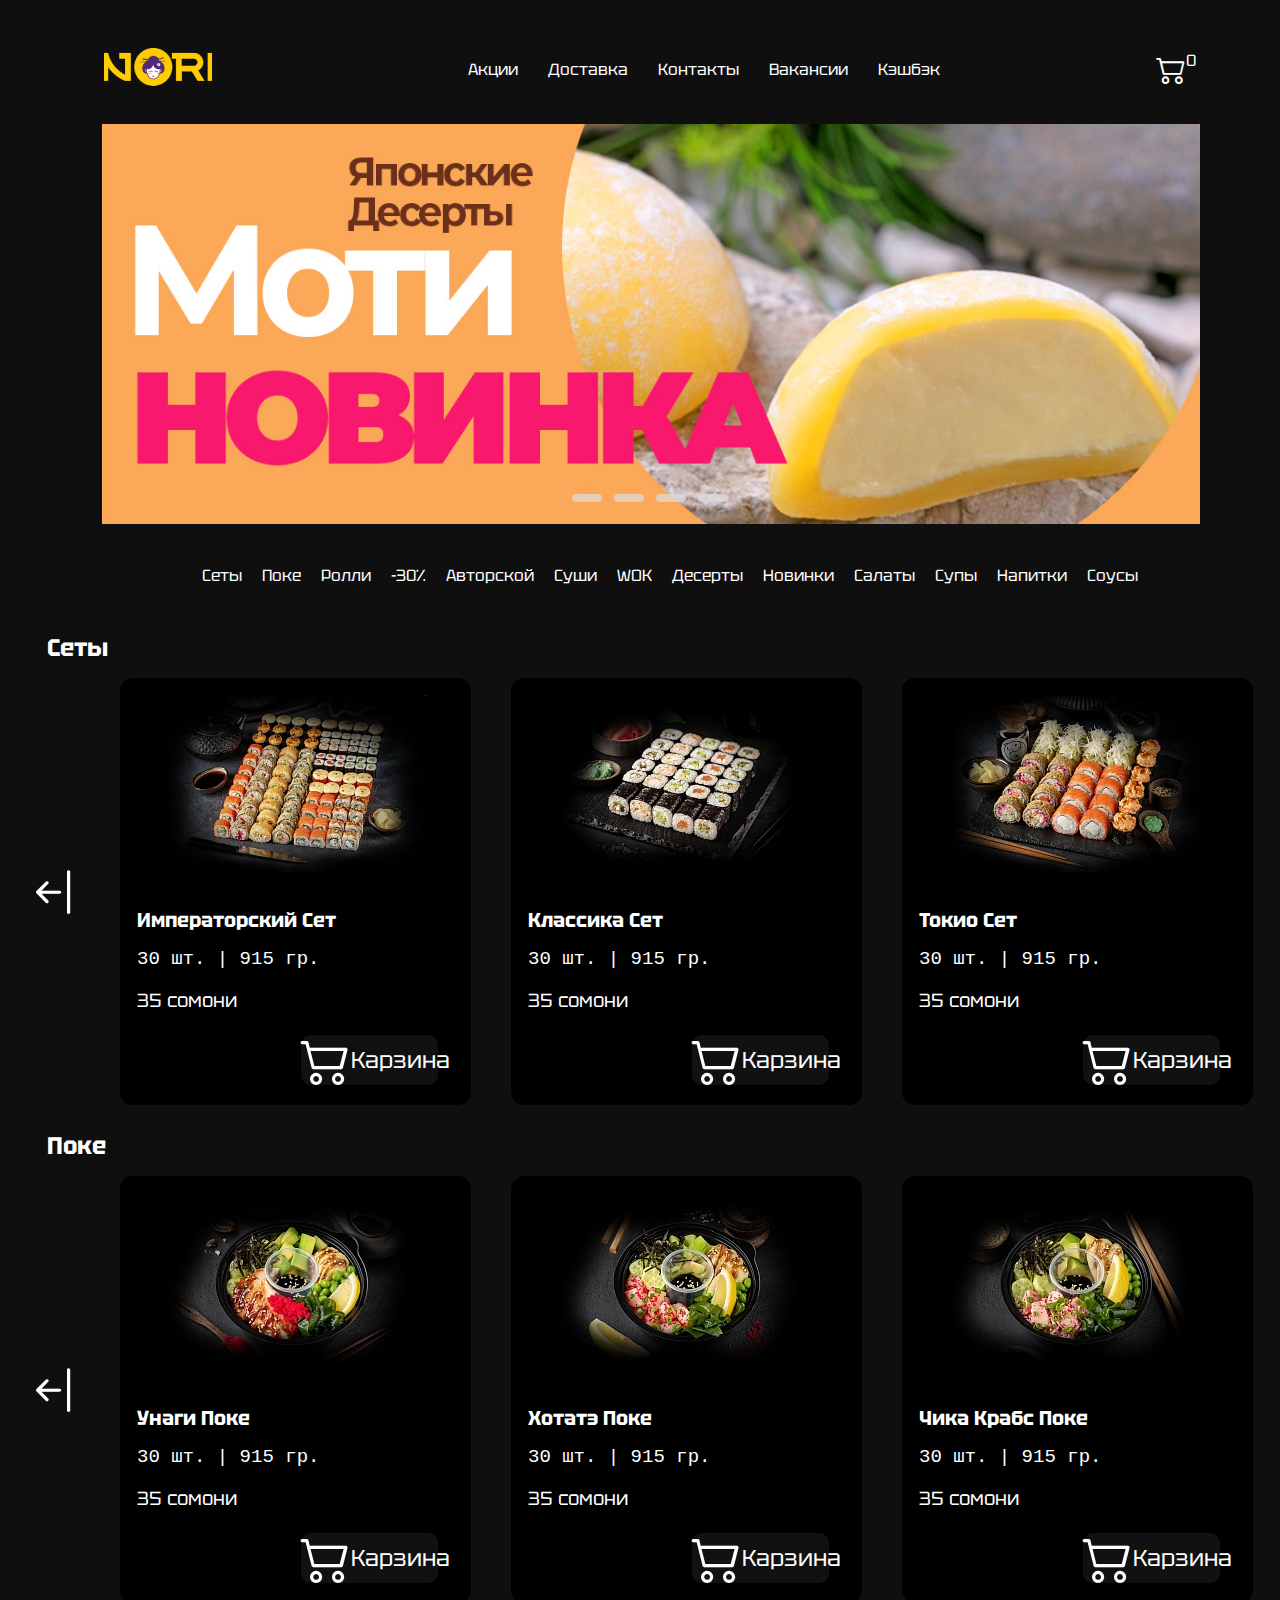
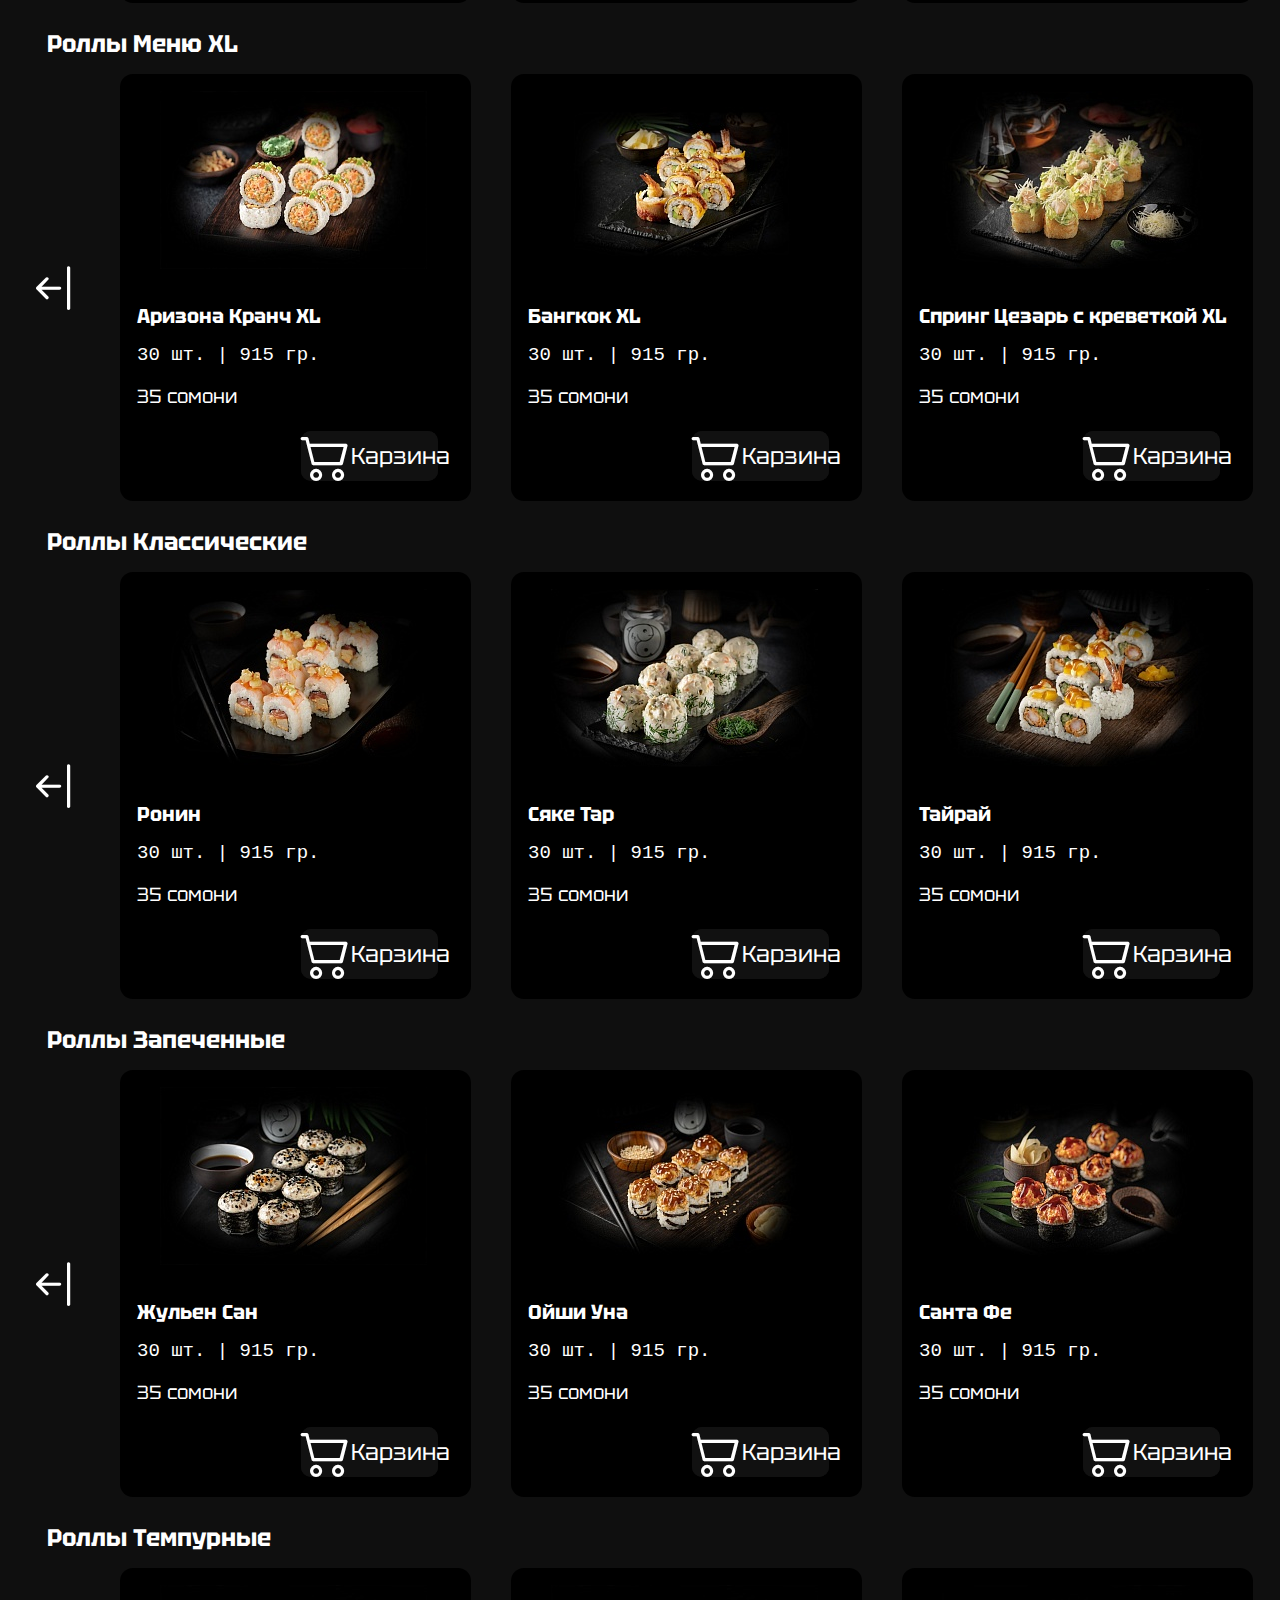
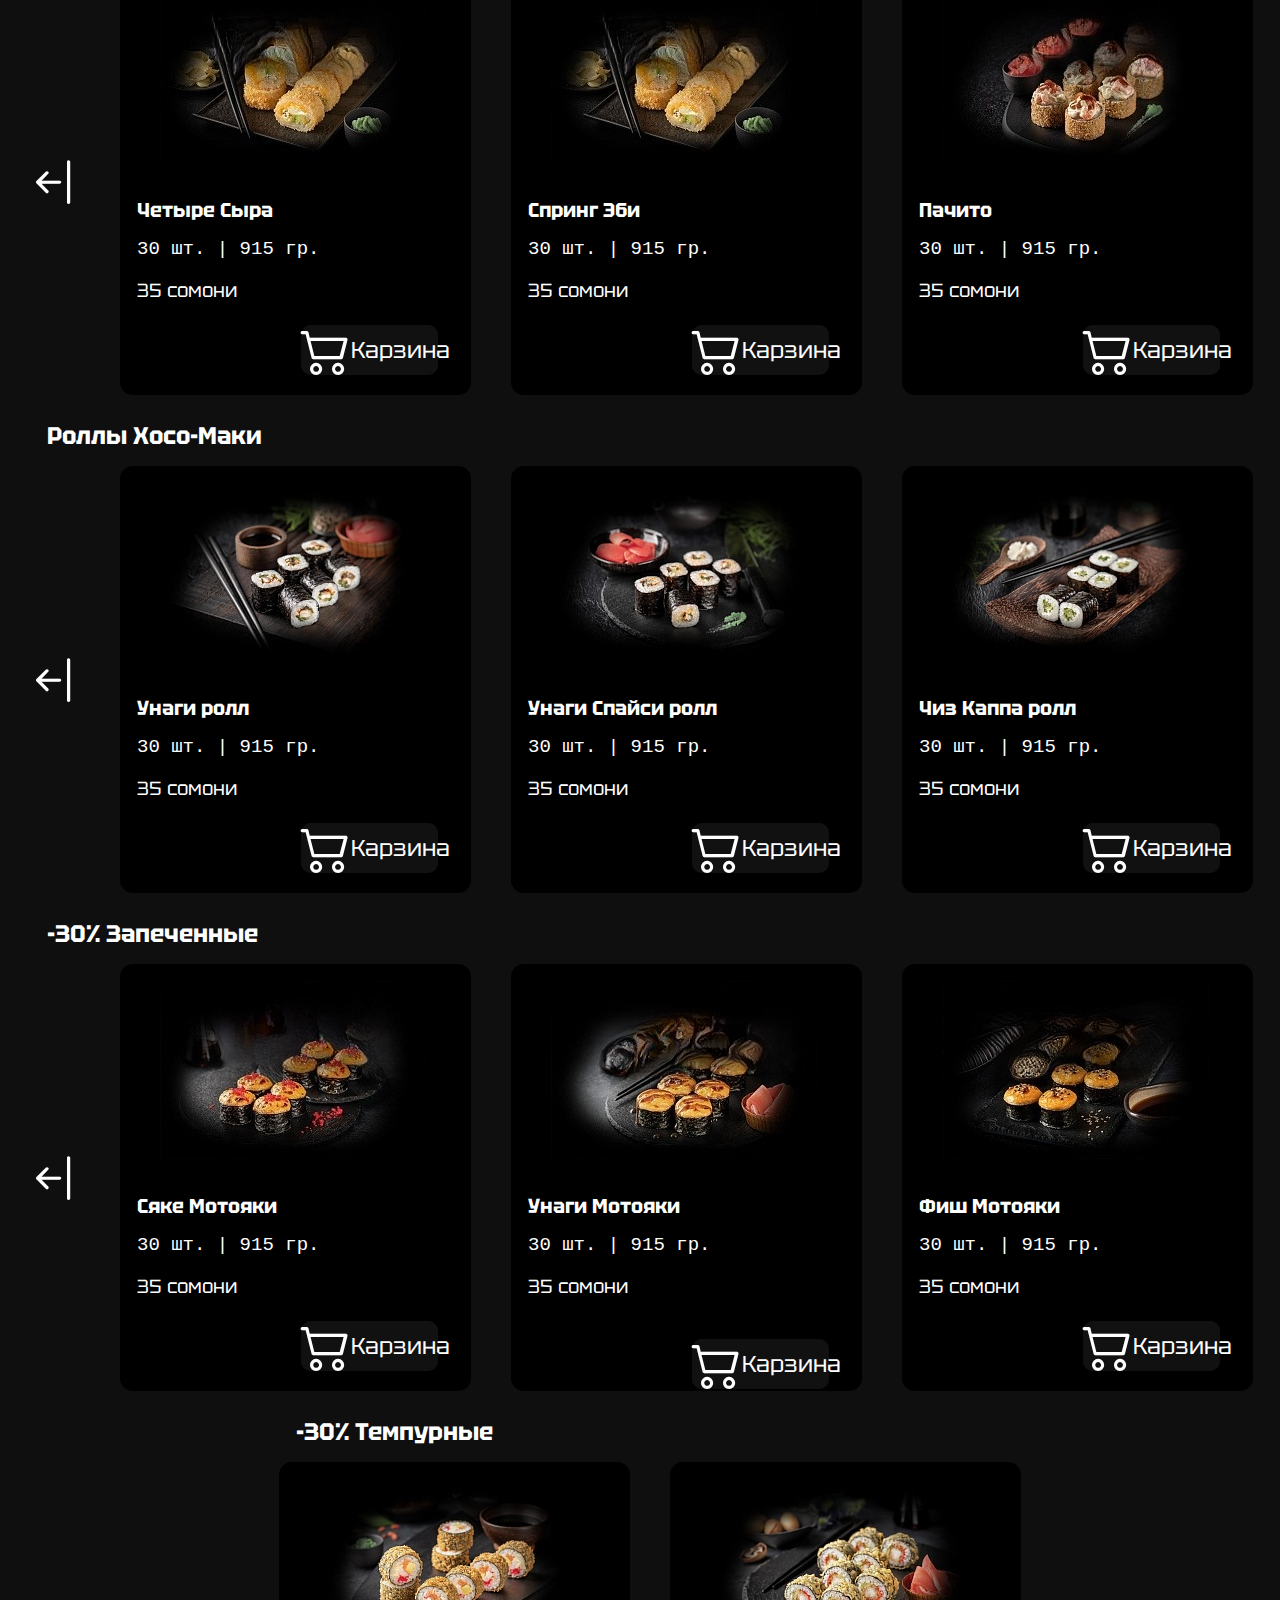
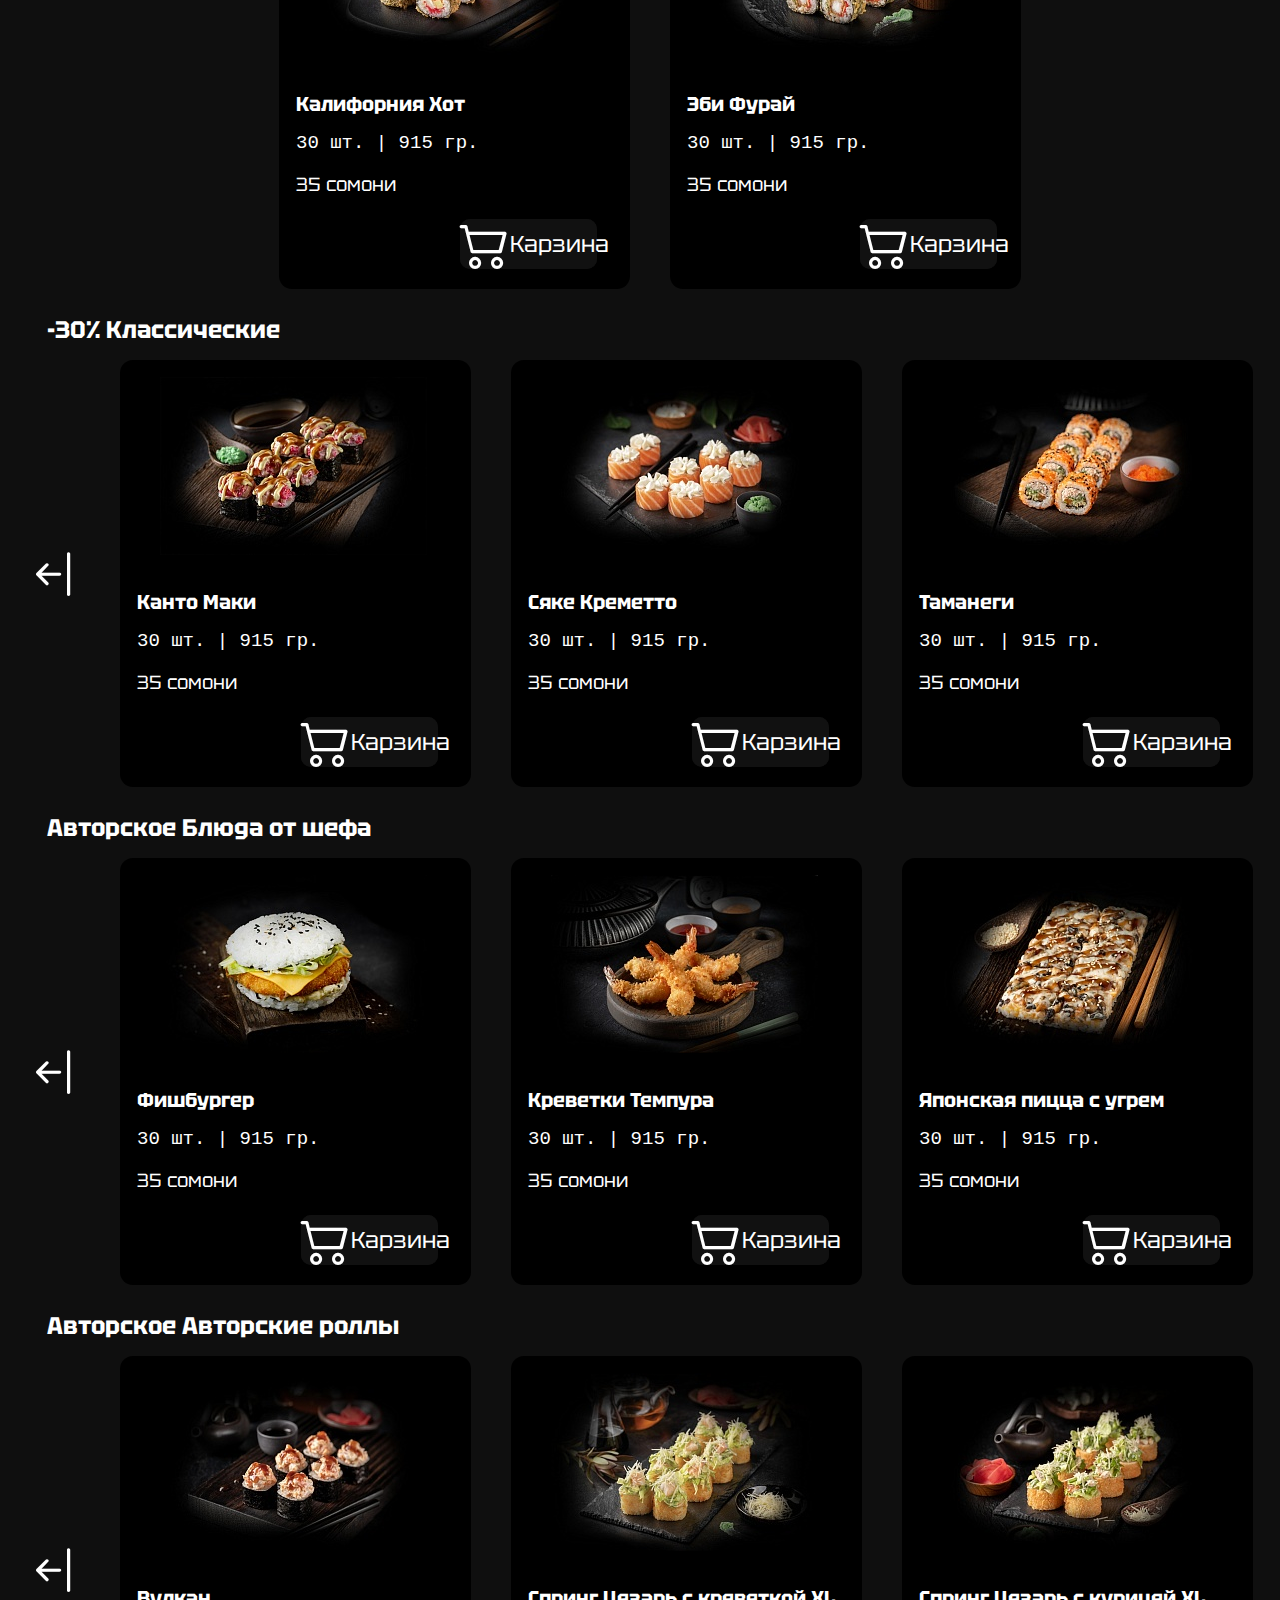
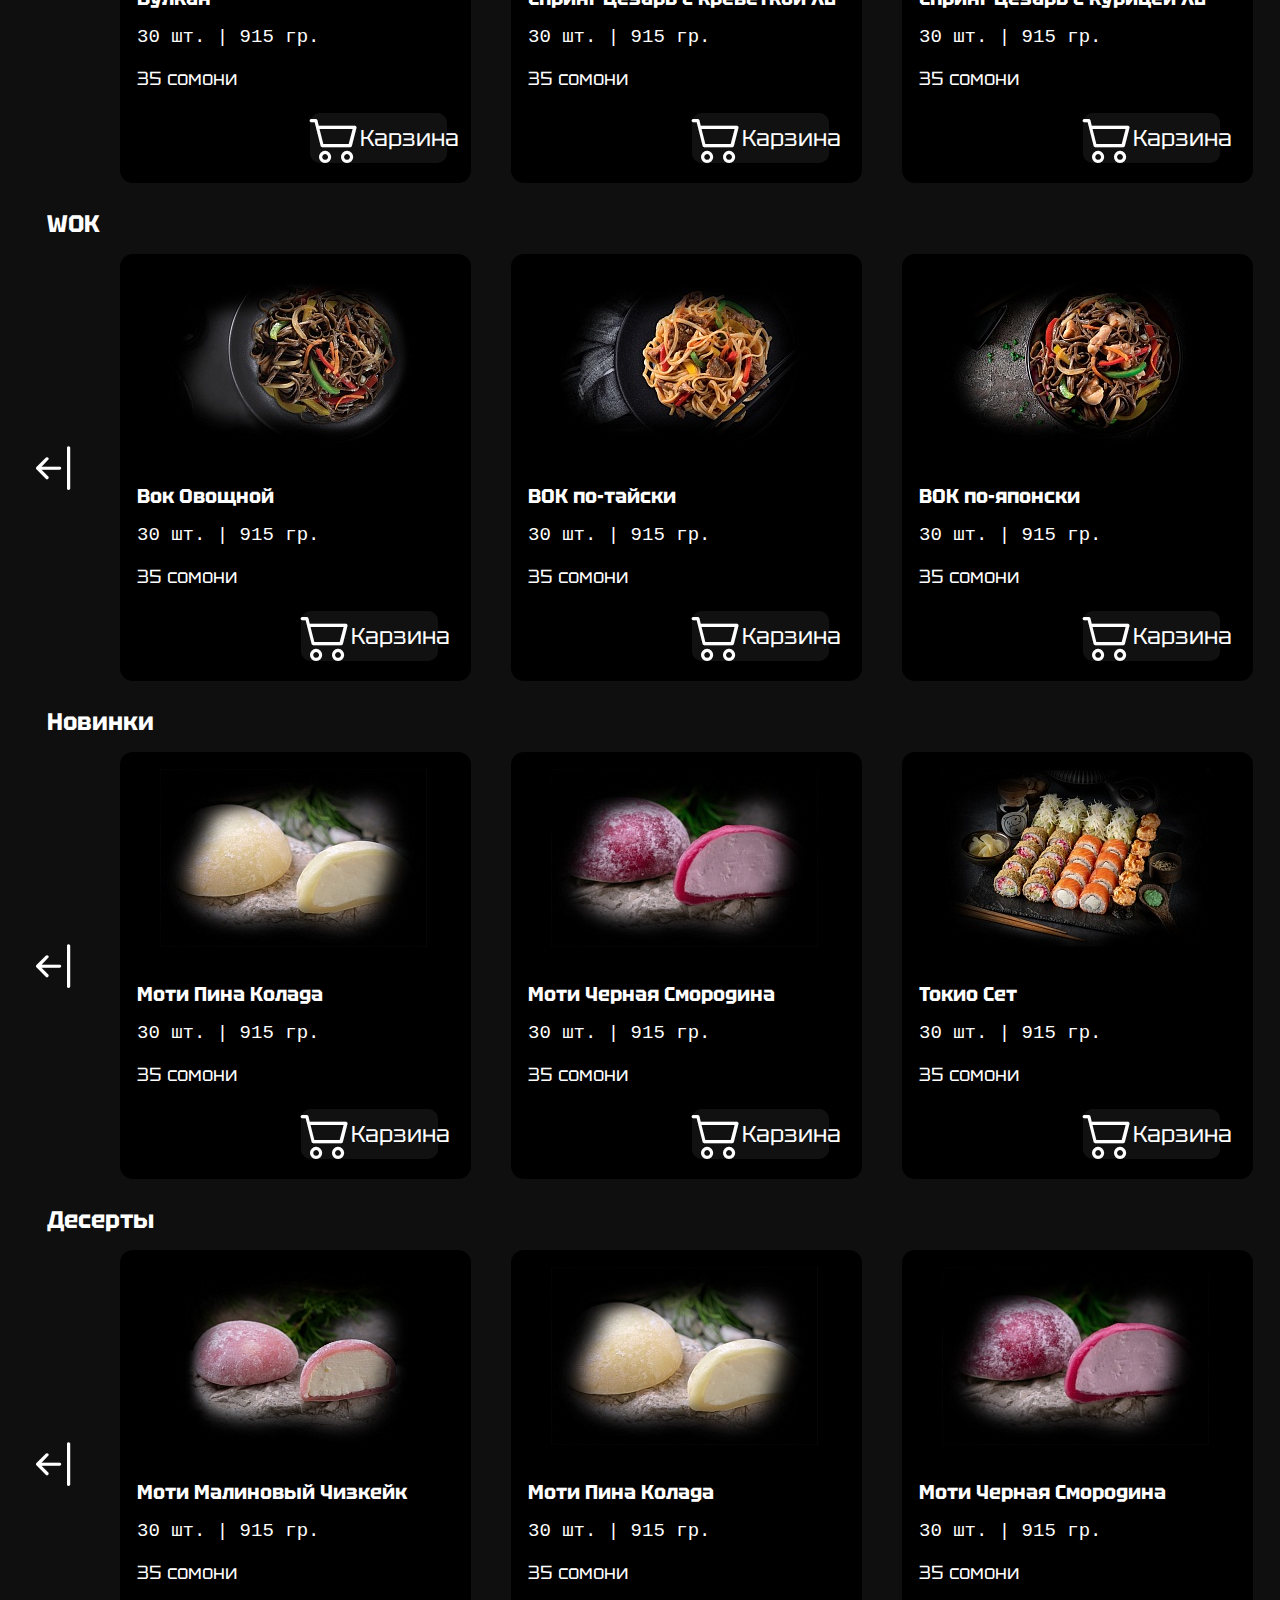
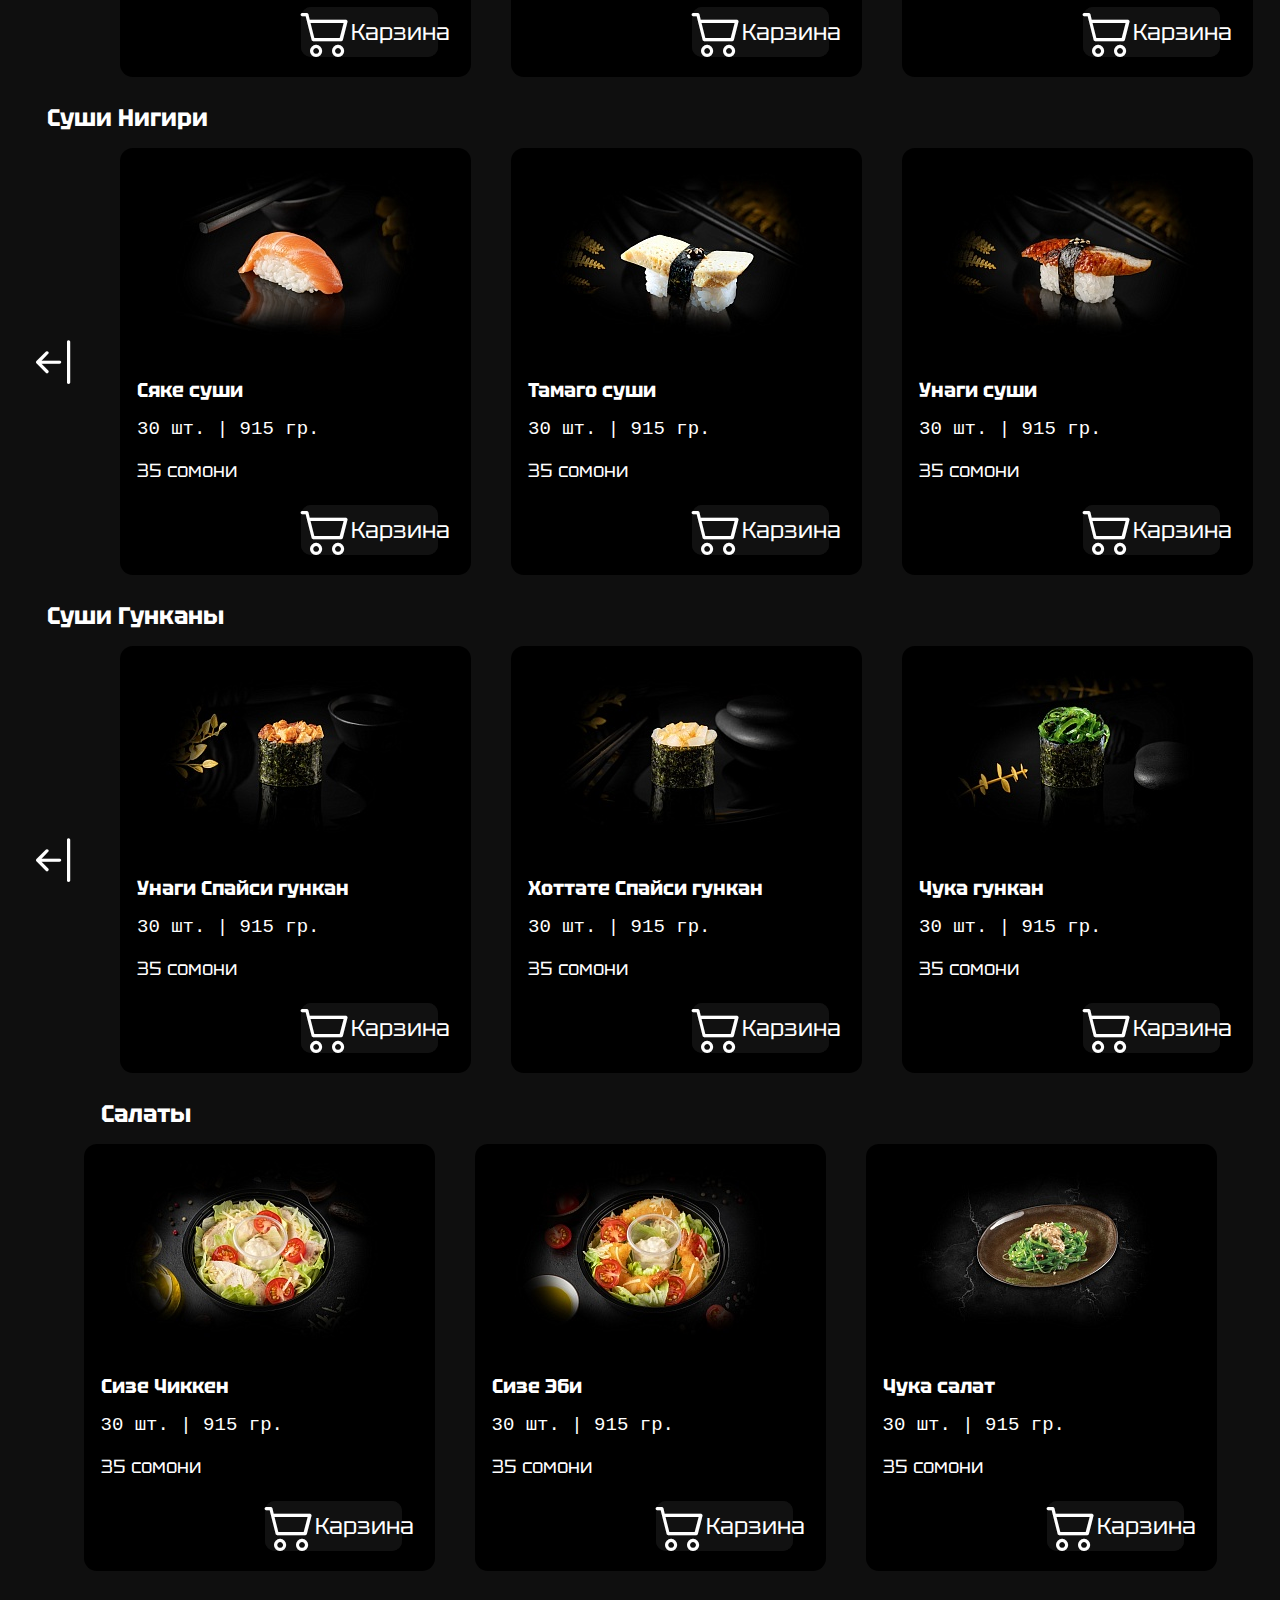
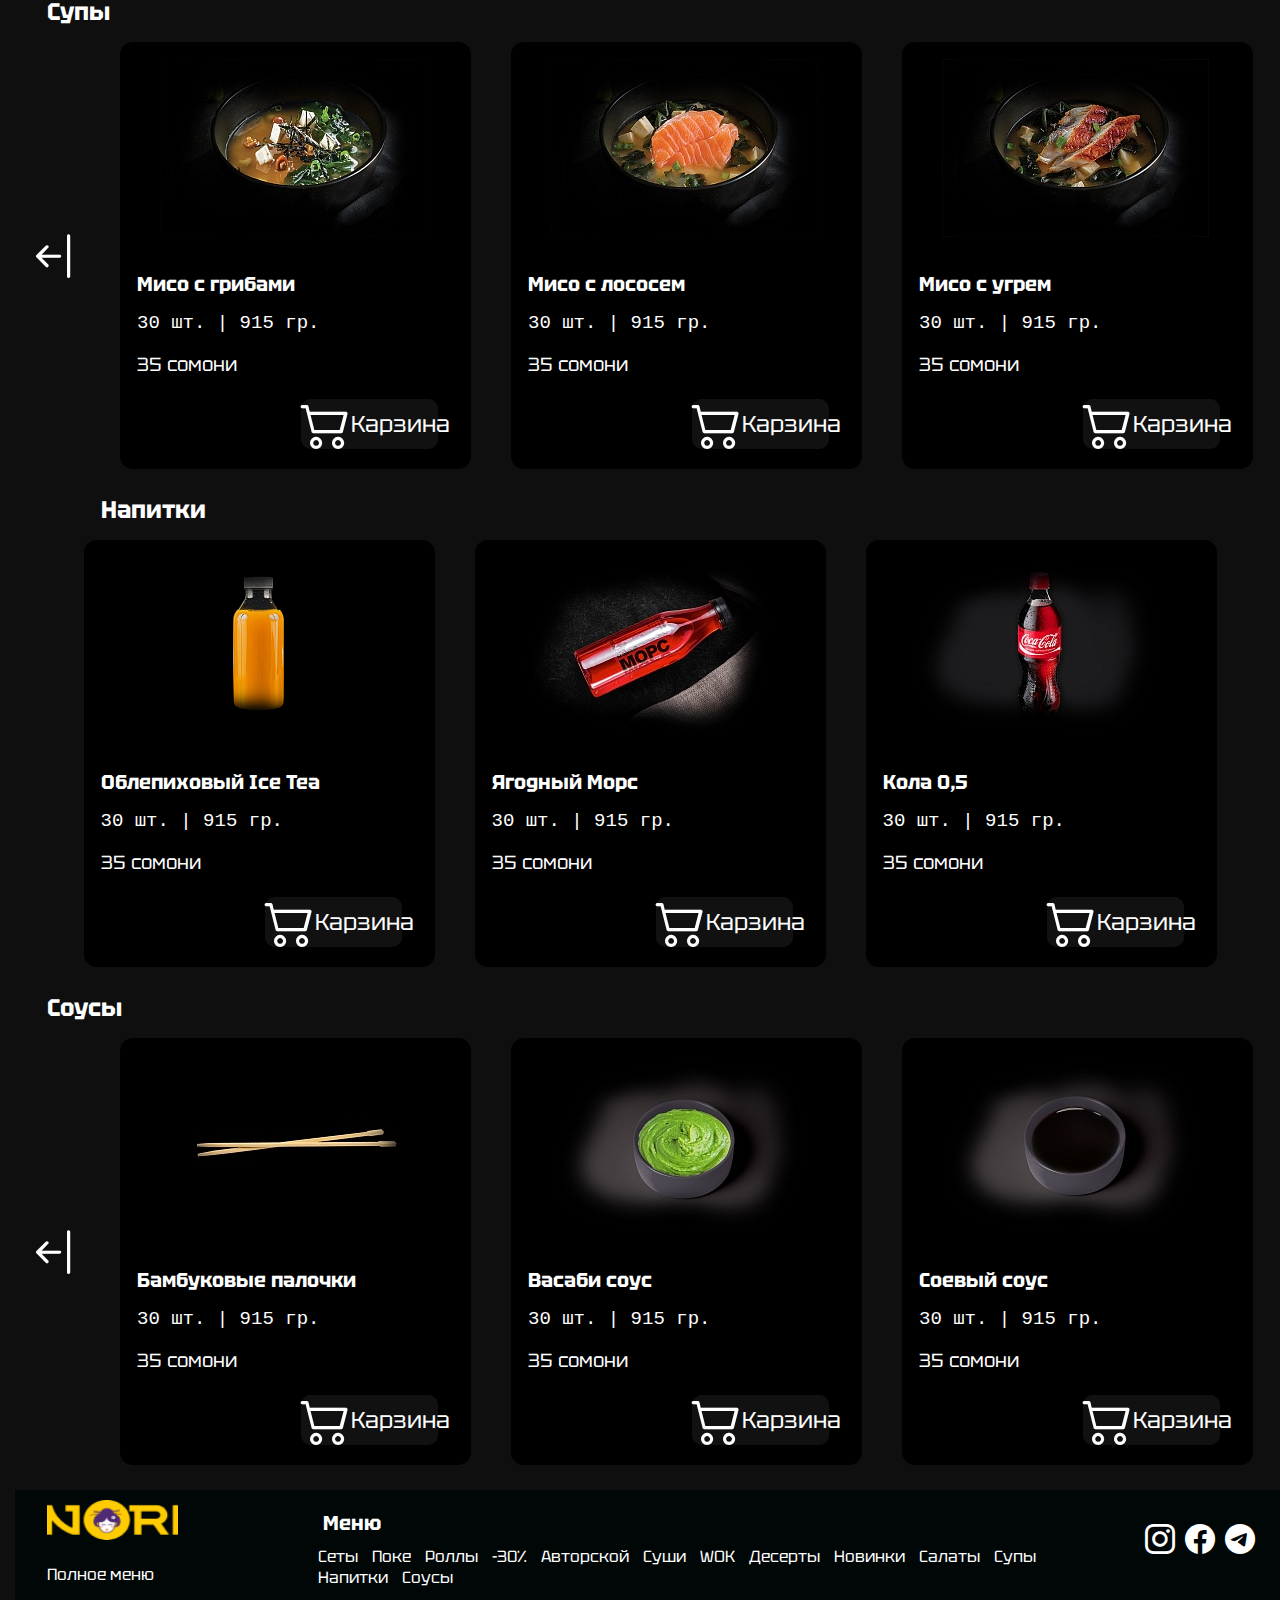
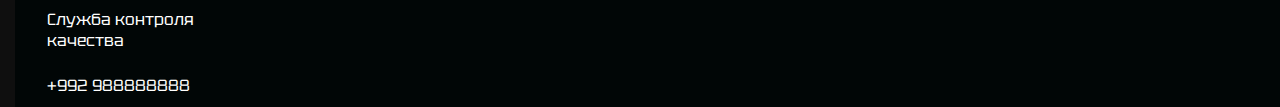
<file: index.html>
<!DOCTYPE html>
<html lang="en">
  <head>
    <meta charset="UTF-8" />
    <meta name="viewport" content="width=device-width, initial-scale=1.0" />
    <script src="https://code.jquery.com/jquery-3.6.0.min.js"></script>
    <link rel="stylesheet" href="https://cdn.jsdelivr.net/npm/bootstrap-icons@1.10.5/font/bootstrap-icons.css">
    <script  src="https://code.jquery.com/jquery-3.5.1.min.js"></script>
    <link rel="stylesheet" href="css/style.css" />
    <title>Document</title>
  </head>
  <body>
    <main  class="main" id="items">
      <div class="header">
        <div class="header_menu">
          <div class="header_logo">
            <a href="index.html"><img src="img/logo.png" /></a>
          </div>
          <div class="nav_menu">
            <ul>
              <li><a href="#">Акции</a></li>
              <li><a href="#">Доставка</a></li>
              <li><a href="#">Контакты</a></li>
              <li><a href="vakansia.html">Вакансии</a></li>
              <li><a href="#">Кэшбэк</a></li>
            </ul>
          </div>
          <div class="content">
            <i class="bi bi-cart2"></i> 
            <span id="cart" class="iteam-count">0</span>
          </div>
        </div>
      </div>
      <nav>
        <div class="slider middle">
          <div class="slides">
            <input type="radio" name="r" id="r1" checked />
            <input type="radio" name="r" id="r2" />
            <input type="radio" name="r" id="r3" />
            <input type="radio" name="r" id="r4" />

            <div class="slide s1">
              <img src="img/обой 1.jpg" alt="" />
            </div>
            <div class="slide">
              <img src="img/обой 2.png" alt="" />
            </div>
            <div class="slide">
              <img src="img/обой 3.png" alt="" />
            </div>
            <div class="slide">
              <img src="img/обой 4.png" alt="" />
            </div>
          </div>
          <div class="navigation">
            <label for="r1" class="bar"></label>
            <label for="r2" class="bar"></label>
            <label for="r3" class="bar"></label>
            <label for="r4" class="bar"></label>
          </div>
        </div>
      </nav>
      <div class="nav">
        <div class="menu-row">
          <ul>
            <li><a href="#">Сеты</a></li>
            <li><a href="#">Поке</a></li>
            <li><a href="#">Ролли</a></li>
            <li><a href="#">-30%</a></li>
            <li><a href="#">Авторской</a></li>
            <li><a href="#">Суши</a></li>
            <li><a href="#">WOK</a></li>
            <li><a href="#">Десерты</a></li>
            <li><a href="#">Новинки</a></li>
            <li><a href="#">Салаты</a></li>
            <li><a href="#">Супы</a></li>
            <li><a href="#">Напитки</a></li>
            <li><a href="#">Соусы</a></li>
          </ul>
        </div>
      </div>
      <section  class="section_catalog">
        <div class="carta">
          <h2 class="product_name">
            <a href="#">Сеты</a>
          </h2>
          <div class="product_carta">
            <i id="arrow-left" class="bi bi-arrow-bar-left"></i>
            <div id="arta_product" class="carta_product">
              <img
                class="product_img"
                src="img/Сеты/Императорский Cет.jpg"
              />
              <h5 class="product_h5">Императорский Cет</h5>
              <samp class="product_name_product">30 шт. | 915 гр.</samp>
              <span class="product_sena">35 сомони</span>
             <div class="content">
            <button class="glow-on-hover" type="button"><i class="bi bi-cart2"></i>Карзина</button>
          </div>
            </div>
            <div id="arta_product" class="carta_product">
              <img class="product_img" src="img/Сеты/Классика Сет.jpg" />
              <h5 class="product_h5">Классика Сет</h5>
              <samp class="product_name_product">30 шт. | 915 гр.</samp>
              <span class="product_sena">35 сомони</span>
              <div class="content">
              <button class="glow-on-hover" type="button"><i class="bi bi-cart2"></i>Карзина</button>
          </div>
            </div>
            <div id="arta_product" class="carta_product">
              <img class="product_img" src="img/Сеты/Токио Cет.jpg" />
              <h5 class="product_h5">Токио Cет</h5>
              <samp class="product_name_product">30 шт. | 915 гр.</samp>
              <span class="product_sena">35 сомони</span>
              <div class="content">
            <button id="iteams" class="glow-on-hover" type="button"><i class="bi bi-cart2"></i>Карзина</button>
          </div>
            </div>
            <div id="arta_product" class="carta_product">
              <img
                class="product_img"
                src="img/Сеты/Филабум Cет.jpg"
              />
              <h5 class="product_h5">Филабум Cет</h5>
              <samp class="product_name_product">30 шт. | 915 гр.</samp>
              <span class="product_sena">35 сомони</span>
              <div class="content">
            <button class="glow-on-hover" type="button"><i class="bi bi-cart2"></i>Карзина</button>
          </div>
          </div>
          <i  id="arrow-right" class="bi bi-arrow-bar-right"></i>
          </div>
        </div>
      </section>
      <section class="section_catalog">
        <div class="carta">
          <h2 class="product_name">
            <a href="#">Поке</a>
          </h2>
          <div class="product_carta">
            <i d="arrow-left" class="bi bi-arrow-bar-left"></i>
            <div class="carta_product">
              <img
                class="product_img"
                src="img/Поке/Унаги Поке.jpg"
              />
              <h5 class="product_h5">Унаги Поке</h5>
              <samp class="product_name_product">30 шт. | 915 гр.</samp>
              <span class="product_sena">35 сомони</span>
              <div class="content">
            <button class="glow-on-hover" type="button"><i class="bi bi-cart2"></i>Карзина</button>
          </div>
            </div>
            <div class="carta_product">
              <img
                class="product_img"
                src="img/Поке/Хотатэ Поке.jpg"
              />
              <h5 class="product_h5">Хотатэ Поке</h5>
              <samp class="product_name_product">30 шт. | 915 гр.</samp>
              <span class="product_sena">35 сомони</span>
              <div class="content">
            <button class="glow-on-hover" type="button"><i class="bi bi-cart2"></i>Карзина</button>
          </div>
            </div>
            <div class="carta_product">
              <img
                class="product_img"
                src="img/Поке/Чика Крабс Поке.jpg"
              />
              <h5 class="product_h5">Чика Крабс Поке</h5>
              <samp class="product_name_product">30 шт. | 915 гр.</samp>
              <span class="product_sena">35 сомони</span>
              <div class="content">
            <button class="glow-on-hover" type="button"><i class="bi bi-cart2"></i>Карзина</button>
          </div>
            </div>
            <div class="carta_product">
              <img
                class="product_img"
                src="img/Поке/Эби Поке.jpg"
              />
              <h5 class="product_h5">Эби Поке</h5>
              <samp class="product_name_product">30 шт. | 915 гр.</samp>
              <span class="product_sena">35 сомони</span>
              <div class="content">
            <button class="glow-on-hover" type="button"><i class="bi bi-cart2"></i>Карзина</button>
          </div>
            </div>
            <i  id="arrow-right" class="bi bi-arrow-bar-right"></i>
          </div>
        </div>
      </section>
      <section class="section_catalog">
        <div class="carta">
          <h2 class="product_name">
            <a href="#">Роллы Меню XL</a>
          </h2>
          <div class="product_carta">
            <i d="arrow-left" class="bi bi-arrow-bar-left"></i>
            <div class="carta_product">
              <img
                class="product_img"
                src="img/Роллы Меню XL/Аризона Кранч XL.jpg"
              />
              <h5 class="product_h5">Аризона Кранч XL</h5>
              <samp class="product_name_product">30 шт. | 915 гр.</samp>
              <span class="product_sena">35 сомони</span>
              <div class="content">
            <button class="glow-on-hover" type="button"><i class="bi bi-cart2"></i>Карзина</button>
          </div>
            </div>
            <div class="carta_product">
              <img
                class="product_img"
                src="img/Роллы Меню XL/Бангкок XL.jpg"
              />
              <h5 class="product_h5">Бангкок XL</h5>
              <samp class="product_name_product">30 шт. | 915 гр.</samp>
              <span class="product_sena">35 сомони</span>
              <div class="content">
            <button class="glow-on-hover" type="button"><i class="bi bi-cart2"></i>Карзина</button>
          </div>
            </div>
            <div class="carta_product">
              <img
                class="product_img"
                src="img/Роллы Меню XL/Спринг Цезарь с креветкой XL.jpg"
              />
              <h5 class="product_h5">Спринг Цезарь с креветкой XL</h5>
              <samp class="product_name_product">30 шт. | 915 гр.</samp>
              <span class="product_sena">35 сомони</span>
              <div class="content">
            <button class="glow-on-hover" type="button"><i class="bi bi-cart2"></i>Карзина</button>
          </div>
            </div>
            <div class="carta_product">
              <img
                class="product_img"
                src="img/Роллы Меню XL/Сливочный Дуэт.jpg"
              />
              <h5 class="product_h5">Сливочный Дуэт</h5>
              <samp class="product_name_product">30 шт. | 915 гр.</samp>
              <span class="product_sena">35 сомони</span>
              <div class="content">
            <button class="glow-on-hover" type="button"><i class="bi bi-cart2"></i>Карзина</button>
          </div>
            </div>
            <i  id="arrow-right" class="bi bi-arrow-bar-right"></i>
          </div>
        </div>
      </section>
      <section class="section_catalog">
        <div class="carta">
          <h2 class="product_name">
            <a href="#">Роллы Классические</a>
          </h2>
          <div class="product_carta">
            <i d="arrow-left" class="bi bi-arrow-bar-left"></i>
            <div class="carta_product">
              <img
                class="product_img"
                src="img/Роллы Классические/Ронин.jpg"
              />
              <h5 class="product_h5">Ронин</h5>
              <samp class="product_name_product">30 шт. | 915 гр.</samp>
              <span class="product_sena">35 сомони</span>
              <div class="content">
            <button class="glow-on-hover" type="button"><i class="bi bi-cart2"></i>Карзина</button>
          </div>
            </div>
            <div class="carta_product">
              <img
                class="product_img"
                src="img/Роллы Классические/Сяке Тар.jpg"
              />
              <h5 class="product_h5">Сяке Тар</h5>
              <samp class="product_name_product">30 шт. | 915 гр.</samp>
              <span class="product_sena">35 сомони</span>
              <div class="content">
            <button class="glow-on-hover" type="button"><i class="bi bi-cart2"></i>Карзина</button>
          </div>
            </div>
            <div class="carta_product">
              <img
                class="product_img"
                src="img/Роллы Классические/Тайрай.jpg"
              />
              <h5 class="product_h5">Тайрай</h5>
              <samp class="product_name_product">30 шт. | 915 гр.</samp>
              <span class="product_sena">35 сомони</span>
              <div class="content">
            <button class="glow-on-hover" type="button"><i class="bi bi-cart2"></i>Карзина</button>
          </div>
            </div>
            <div class="carta_product">
              <img
                class="product_img"
                src="img/Роллы Классические/Яки Чеддер.jpg"
              />
              <h5 class="product_h5">Яки Чеддер</h5>
              <samp class="product_name_product">30 шт. | 915 гр.</samp>
              <span class="product_sena">35 сомони</span>
              <div class="content">
            <button class="glow-on-hover" type="button"><i class="bi bi-cart2"></i>Карзина</button>
          </div>
            </div>
            <i  id="arrow-right" class="bi bi-arrow-bar-right"></i>
          </div>
        </div>
      </section>
      <section class="section_catalog">
        <div class="carta">
          <h2 class="product_name">
            <a href="#">Роллы Запеченные</a>
          </h2>
          <div class="product_carta">
            <i d="arrow-left" class="bi bi-arrow-bar-left"></i>
            <div class="carta_product">
              <img
                class="product_img"
                src="img/Роллы Запеченные/Жульен Cан.jpg"
              />
              <h5 class="product_h5">Жульен Cан</h5>
              <samp class="product_name_product">30 шт. | 915 гр.</samp>
              <span class="product_sena">35 сомони</span>
              <div class="content">
            <button class="glow-on-hover" type="button"><i class="bi bi-cart2"></i>Карзина</button>
          </div>
            </div>
            <div class="carta_product">
              <img
                class="product_img"
                src="img/Роллы Запеченные/Ойши Уна.jpg"
              />
              <h5 class="product_h5">Ойши Уна</h5>
              <samp class="product_name_product">30 шт. | 915 гр.</samp>
              <span class="product_sena">35 сомони</span>
              <div class="content">
            <button class="glow-on-hover" type="button"><i class="bi bi-cart2"></i>Карзина</button>
          </div>
            </div>
            <div class="carta_product">
              <img
                class="product_img"
                src="img/Роллы Запеченные/Санта Фе.jpg"
              />
              <h5 class="product_h5">Санта Фе</h5>
              <samp class="product_name_product">30 шт. | 915 гр.</samp>
              <span class="product_sena">35 сомони</span>
              <div class="content">
            <button class="glow-on-hover" type="button"><i class="bi bi-cart2"></i>Карзина</button>
          </div>
            </div>
            <div class="carta_product">
              <img
                class="product_img"
                src="img/Роллы Запеченные/Эби Чика.jpg"
              />
              <h5 class="product_h5">Эби Чика</h5>
              <samp class="product_name_product">30 шт. | 915 гр.</samp>
              <span class="product_sena">35 сомони</span>
              <div class="content">
            <button class="glow-on-hover" type="button"><i class="bi bi-cart2"></i>Карзина</button>
          </div>
            </div>
            <i  id="arrow-right" class="bi bi-arrow-bar-right"></i>
          </div>
        </div>
      </section>
      <section class="section_catalog">
        <div class="carta">
          <h2 class="product_name">
            <a href="#">Роллы Темпурные</a>
          </h2>
          <div class="product_carta">
            <i d="arrow-left" class="bi bi-arrow-bar-left"></i>
            <div class="carta_product">
              <img
                class="product_img"
                src="img/Роллы Темпурные/Четыре Сыра.jpg"
              />
              <h5 class="product_h5">Четыре Сыра</h5>
              <samp class="product_name_product">30 шт. | 915 гр.</samp>
              <span class="product_sena">35 сомони</span>
              <div class="content">
            <button class="glow-on-hover" type="button"><i class="bi bi-cart2"></i>Карзина</button>
          </div>
            </div>
            <div class="carta_product">
              <img
                class="product_img"
                src="img/Роллы Темпурные/Четыре Сыра.jpg"
              />
              <h5 class="product_h5">Спринг Эби</h5>
              <samp class="product_name_product">30 шт. | 915 гр.</samp>
              <span class="product_sena">35 сомони</span>
              <div class="content">
            <button class="glow-on-hover" type="button"><i class="bi bi-cart2"></i>Карзина</button>
          </div>
            </div>
            <div class="carta_product">
              <img
                class="product_img"
                src="img/Роллы Темпурные/Пачито.jpg"
              />
              <h5 class="product_h5">Пачито</h5>
              <samp class="product_name_product">30 шт. | 915 гр.</samp>
              <span class="product_sena">35 сомони</span>
              <div class="content">
            <button class="glow-on-hover" type="button"><i class="bi bi-cart2"></i>Карзина</button>
          </div>
            </div>
            <div class="carta_product">
              <img
                class="product_img"
                src="img/Роллы Темпурные/Кенчо.jpg"
              />
              <h5 class="product_h5">Кенчо</h5>
              <samp class="product_name_product">30 шт. | 915 гр.</samp>
              <span class="product_sena">35 сомони</span>
              <div class="content">
            <button class="glow-on-hover" type="button"><i class="bi bi-cart2"></i>Карзина</button>
          </div>
            </div>
            <i  id="arrow-right" class="bi bi-arrow-bar-right"></i>
          </div>
        </div>
      </section>
      <section class="section_catalog">
        <div class="carta">
          <h2 class="product_name">
            <a href="#">Роллы Хосо-Маки</a>
          </h2>
          <div class="product_carta">
            <i d="arrow-left" class="bi bi-arrow-bar-left"></i>
            <div class="carta_product">
              <img class="product_img" src="img/Роллы Хосо-Маки/Унаги ролл.jpg" />
              <h5 class="product_h5">Унаги ролл</h5>
              <samp class="product_name_product">30 шт. | 915 гр.</samp>
              <span class="product_sena">35 сомони</span>
              <div class="content">
             <button class="glow-on-hover" type="button"><i class="bi bi-cart2"></i>Карзина</button>
          </div>
            </div>
            <div class="carta_product">
              <img
                class="product_img"
                src="img/Роллы Хосо-Маки/Унаги Спайси ролл.jpg"
              />
              <h5 class="product_h5">Унаги Спайси ролл</h5>
              <samp class="product_name_product">30 шт. | 915 гр.</samp>
              <span class="product_sena">35 сомони</span>
              <div class="content">
            <button class="glow-on-hover" type="button"><i class="bi bi-cart2"></i>Карзина</button>
          </div>
            </div>
            <div class="carta_product">
              <img
                class="product_img"
                src="img/Роллы Хосо-Маки/Чиз Каппа ролл.jpg"
              />
              <h5 class="product_h5">Чиз Каппа ролл</h5>
              <samp class="product_name_product">30 шт. | 915 гр.</samp>
              <span class="product_sena">35 сомони</span>
              <div class="content">
            <button class="glow-on-hover" type="button"><i class="bi bi-cart2"></i>Карзина</button>
          </div>
            </div>
            <div class="carta_product">
              <img
                class="product_img"
                src="img/Роллы Хосо-Маки/Чиз Сяке ролл.jpg"
              />
              <h5 class="product_h5">Чиз Сяке ролл</h5>
              <samp class="product_name_product">30 шт. | 915 гр.</samp>
              <span class="product_sena">35 сомони</span>
              <div class="content">
            <button class="glow-on-hover" type="button"><i class="bi bi-cart2"></i>Карзина</button>
          </div>
            </div>
            <i  id="arrow-right" class="bi bi-arrow-bar-right"></i>
          </div>
        </div>
      </section>
      <section class="section_catalog">
        <div class="carta">
          <h2 class="product_name">
            <a href="#">-30% Запеченные</a>
          </h2>
          <div class="product_carta">
            <i d="arrow-left" class="bi bi-arrow-bar-left"></i>
            <div class="carta_product">
              <img class="product_img" src="img/Запеченные/Сяке Мотояки.jpg" />
              <h5 class="product_h5">Сяке Мотояки</h5>
              <samp class="product_name_product">30 шт. | 915 гр.</samp>
              <span class="product_sena">35 сомони</span>
              <div class="content">
              <button class="glow-on-hover" type="button"><i class="bi bi-cart2"></i>Карзина</button>
          </div>
            </div>
            <div class="carta_product">
              <img
                class="product_img"
                src="img/Запеченные/Унаги Мотояки.jpg"
              />
              <h5 class="product_h5">Унаги Мотояки</h5>
              <samp class="product_name_product">30 шт. | 915 гр.</samp>
              <span class="product_sena">35 сомони</span>
              <<div class="content">
            <button class="glow-on-hover" type="button"><i class="bi bi-cart2"></i>Карзина</button>
          </div>
            </div>
            <div class="carta_product">
              <img
                class="product_img"
                src="img/Запеченные/Фиш Мотояки.jpg"
              />
              <h5 class="product_h5">Фиш Мотояки</h5>
              <samp class="product_name_product">30 шт. | 915 гр.</samp>
              <span class="product_sena">35 сомони</span>
              <div class="content">
            <button class="glow-on-hover" type="button"><i class="bi bi-cart2"></i>Карзина</button>
          </div>
            </div>
            <div class="carta_product">
              <img
                class="product_img"
                src="img/Запеченные/Эби Мотояки.jpg"
              />
              <h5 class="product_h5">Эби Мотояки</h5>
              <samp class="product_name_product">30 шт. | 915 гр.</samp>
              <span class="product_sena">35 сомони</span>
              <div class="content">
            <button class="glow-on-hover" type="button"><i class="bi bi-cart2"></i>Карзина</button>
          </div>
            </div>
            <i  id="arrow-right" class="bi bi-arrow-bar-right"></i>
          </div>
        </div>
      </section>
      <section class="section_catalog">
        <div class="carta">
          <h2 class="product_name">
            <a href="#">-30% Темпурные</a>
          </h2>
          <div class="product_carta">
            <div class="carta_product">
              <img class="product_img" src="img/Темпурные/Калифорния Хот.jpg" />
              <h5 class="product_h5">Калифорния Хот</h5>
              <samp class="product_name_product">30 шт. | 915 гр.</samp>
              <span class="product_sena">35 сомони</span>
              <div class="content">
            <button class="glow-on-hover" type="button"><i class="bi bi-cart2"></i>Карзина</button>
          </div>
            </div>
            <div class="carta_product">
              <img
                class="product_img"
                src="img/Темпурные/Эби Фурай.jpg"
              />
              <h5 class="product_h5">Эби Фурай</h5>
              <samp class="product_name_product">30 шт. | 915 гр.</samp>
              <span class="product_sena">35 сомони</span>
              <div class="content">
            <<button class="glow-on-hover" type="button"><i class="bi bi-cart2"></i>Карзина</button>
          </div>
            </div>
            
          </div>
        </div>
      </section>
      <section class="section_catalog">
        <div class="carta">
          <h2 class="product_name">
            <a href="#">-30% Классические</a>
          </h2>
          <div class="product_carta">
            <i d="arrow-left" class="bi bi-arrow-bar-left"></i>
            <div class="carta_product">
              <img class="product_img" src="img/Классические/Канто Маки.jpg" />
              <h5 class="product_h5">Канто Маки</h5>
              <samp class="product_name_product">30 шт. | 915 гр.</samp>
              <span class="product_sena">35 сомони</span>
              <div class="content">
            <button class="glow-on-hover" type="button"><i class="bi bi-cart2"></i>Карзина</button>
          </div>
            </div>
            <div class="carta_product">
              <img
                class="product_img"
                src="img/Классические/Сяке Креметто.jpg"
              />
              <h5 class="product_h5">Сяке Креметто</h5>
              <samp class="product_name_product">30 шт. | 915 гр.</samp>
              <span class="product_sena">35 сомони</span>
              <div class="content">
            <button class="glow-on-hover" type="button"><i class="bi bi-cart2"></i>Карзина</button>
          </div>
            </div>
            <div class="carta_product">
              <img
                class="product_img"
                src="img/Классические/Таманеги.jpg"
              />
              <h5 class="product_h5">Таманеги</h5>
              <samp class="product_name_product">30 шт. | 915 гр.</samp>
              <span class="product_sena">35 сомони</span>
              <div class="content">
            <button class="glow-on-hover" type="button"><i class="bi bi-cart2"></i>Карзина</button>
          </div>
            </div>
            <div class="carta_product">
              <img
                class="product_img"
                src="img/Классические/Широ Маки.jpg"
              />
              <h5 class="product_h5">Широ Маки</h5>
              <samp class="product_name_product">30 шт. | 915 гр.</samp>
              <span class="product_sena">35 сомони</span>
              <div class="content">
            <button class="glow-on-hover" type="button"><i class="bi bi-cart2"></i>Карзина</button>
          </div>
            </div>
            <i  id="arrow-right" class="bi bi-arrow-bar-right"></i>
          </div>
        </div>
      </section>
      <section class="section_catalog">
        <div class="carta">
          <h2 class="product_name">
            <a href="#">Авторское Блюда от шефа</a>
          </h2>
          <div class="product_carta">
            <i d="arrow-left" class="bi bi-arrow-bar-left"></i>
            <div class="carta_product">
              <img class="product_img" src="img/Авторское Блюда от шефа/Фишбургер.jpg" />
              <h5 class="product_h5">Фишбургер</h5>
              <samp class="product_name_product">30 шт. | 915 гр.</samp>
              <span class="product_sena">35 сомони</span>
              <div class="content">
            <button class="glow-on-hover" type="button"><i class="bi bi-cart2"></i>Карзина</button>
          </div>
            </div>
            <div class="carta_product">
              <img
                class="product_img"
                src="img/Авторское Блюда от шефа/Креветки Темпура.jpg"
              />
              <h5 class="product_h5">Креветки Темпура</h5>
              <samp class="product_name_product">30 шт. | 915 гр.</samp>
              <span class="product_sena">35 сомони</span>
              <div class="content">
            <button class="glow-on-hover" type="button"><i class="bi bi-cart2"></i>Карзина</button>
          </div>
            </div>
            <div class="carta_product">
              <img
                class="product_img"
                src="img/Авторское Блюда от шефа/Японская пицца с угрем.jpg"
              />
              <h5 class="product_h5">Японская пицца с угрем</h5>
              <samp class="product_name_product">30 шт. | 915 гр.</samp>
              <span class="product_sena">35 сомони</span>
              <div class="content">
            <button class="glow-on-hover" type="button"><i class="bi bi-cart2"></i>Карзина</button>
          </div>
            </div>
            <div class="carta_product">
              <img
                class="product_img"
                src="img/Авторское Блюда от шефа/Asia Хот-Дог с угрем.jpg"
              />
              <h5 class="product_h5">Asia Хот-Дог с угрем</h5>
              <samp class="product_name_product">30 шт. | 915 гр.</samp>
              <span class="product_sena">35 сомони</span>
              <div class="content">
            <button class="glow-on-hover" type="button"><i class="bi bi-cart2"></i>Карзина</button>
          </div>
            </div>
            <i  id="arrow-right" class="bi bi-arrow-bar-right"></i>
          </div>
        </div>
      </section>
      <section class="section_catalog">
        <div class="carta">
          <h2 class="product_name">
            <a href="#">Авторское Авторские роллы</a>
          </h2>
          <div class="product_carta">
            <i d="arrow-left" class="bi bi-arrow-bar-left"></i>
            <div class="carta_product">
              <img class="product_img" src="img/Авторское Авторские роллы/Вулкан.jpg" />
              <h5 class="product_h5">Вулкан</h5>
              <samp class="product_name_product">30 шт. | 915 гр.</samp>
              <span class="product_sena">35 сомони</span>
              <div class="content">
            <<button class="glow-on-hover" type="button"><i class="bi bi-cart2"></i>Карзина</button>
          </div>
            </div>
            <div class="carta_product">
              <img
                class="product_img"
                src="img/Авторское Авторские роллы/Спринг Цезарь с креветкой XL.jpg"
              />
              <h5 class="product_h5">Спринг Цезарь с креветкой XL</h5>
              <samp class="product_name_product">30 шт. | 915 гр.</samp>
              <span class="product_sena">35 сомони</span>
              <div class="content">
            <button class="glow-on-hover" type="button"><i class="bi bi-cart2"></i>Карзина</button>
          </div>
            </div>
            <div class="carta_product">
              <img
                class="product_img"
                src="img/Авторское Авторские роллы/Спринг Цезарь с курицей XL.jpg"
              />
              <h5 class="product_h5">Спринг Цезарь с курицей XL</h5>
              <samp class="product_name_product">30 шт. | 915 гр.</samp>
              <span class="product_sena">35 сомони</span>
              <div class="content">
            <button class="glow-on-hover" type="button"><i class="bi bi-cart2"></i>Карзина</button>
          </div>
            </div>
            <div class="carta_product">
              <img
                class="product_img"
                src="img/Авторское Авторские роллы/Сяке Татаки.jpg"
              />
              <h5 class="product_h5">Сяке Татаки</h5>
              <samp class="product_name_product">30 шт. | 915 гр.</samp>
              <span class="product_sena">35 сомони</span>
              <div class="content">
           <button class="glow-on-hover" type="button"><i class="bi bi-cart2"></i>Карзина</button>
          </div>
            </div>
            <i  id="arrow-right" class="bi bi-arrow-bar-right"></i>
          </div>
        </div>
      </section>
      <section class="section_catalog">
        <div class="carta">
          <h2 class="product_name">
            <a href="#">WOK</a>
          </h2>
          <div class="product_carta">
            <i d="arrow-left" class="bi bi-arrow-bar-left"></i>
            <div class="carta_product">
              <img class="product_img" src="img/WOK/Вок Овощной.jpg" />
              <h5 class="product_h5">Вок Овощной</h5>
              <samp class="product_name_product">30 шт. | 915 гр.</samp>
              <span class="product_sena">35 сомони</span>
              <div class="content">
            <button class="glow-on-hover" type="button"><i class="bi bi-cart2"></i>Карзина</button>
          </div>
            </div>
            <div class="carta_product">
              <img
                class="product_img"
                src="img/WOK/ВОК по-тайски.jpg"
              />
              <h5 class="product_h5">ВОК по-тайски</h5>
              <samp class="product_name_product">30 шт. | 915 гр.</samp>
              <span class="product_sena">35 сомони</span>
              <div class="content">
            <button class="glow-on-hover" type="button"><i class="bi bi-cart2"></i>Карзина</button>
          </div>
            </div>
            <div class="carta_product">
              <img
                class="product_img"
                src="img/WOK/ВОК по-японски.jpg"
              />
              <h5 class="product_h5">ВОК по-японски</h5>
              <samp class="product_name_product">30 шт. | 915 гр.</samp>
              <span class="product_sena">35 сомони</span>
              <div class="content">
            <button class="glow-on-hover" type="button"><i class="bi bi-cart2"></i>Карзина</button>
          </div>
            </div>
            <div class="carta_product">
              <img
                class="product_img"
                src="img/WOK/Карбонара.jpg"
              />
              <h5 class="product_h5">Карбонара</h5>
              <samp class="product_name_product">30 шт. | 915 гр.</samp>
              <span class="product_sena">35 сомони</span>
              <div class="content">
            <<button class="glow-on-hover" type="button"><i class="bi bi-cart2"></i>Карзина</button>
          </div>
            </div>
            <i  id="arrow-right" class="bi bi-arrow-bar-right"></i>
          </div>
        </div>
      </section>
      <section class="section_catalog">
        <div class="carta">
          <h2 class="product_name">
            <a href="#">Новинки</a>
          </h2>
          <div class="product_carta">
            <i d="arrow-left" class="bi bi-arrow-bar-left"></i>

            <div class="carta_product">
              <img class="product_img" src="img/Новинки/Моти Пина Колада.jpg" />
              <h5 class="product_h5">Моти Пина Колада</h5>
              <samp class="product_name_product">30 шт. | 915 гр.</samp>
              <span class="product_sena">35 сомони</span>
              <div class="content">
            <button class="glow-on-hover" type="button"><i class="bi bi-cart2"></i>Карзина</button>
          </div>
            </div>
            <div class="carta_product">
              <img
                class="product_img"
                src="img/Новинки/Моти Черная Смородина.jpg"
              />
              <h5 class="product_h5">Моти Черная Смородина</h5>
              <samp class="product_name_product">30 шт. | 915 гр.</samp>
              <span class="product_sena">35 сомони</span>
              <div class="content">
            <button class="glow-on-hover" type="button"><i class="bi bi-cart2"></i>Карзина</button>
          </div>
            </div>
            <div class="carta_product">
              <img
                class="product_img"
                src="img/Новинки/Токио Cет.jpg"
              />
              <h5 class="product_h5">Токио Cет</h5>
              <samp class="product_name_product">30 шт. | 915 гр.</samp>
              <span class="product_sena">35 сомони</span>
              <div class="content">
            <button class="glow-on-hover" type="button"><i class="bi bi-cart2"></i>Карзина</button>
          </div>
            </div>
            <div class="carta_product">
              <img
                class="product_img"
                src="img/Новинки/Хотатэ Поке.jpg"
              />
              <h5 class="product_h5">Хотатэ Поке</h5>
              <samp class="product_name_product">30 шт. | 915 гр.</samp>
              <span class="product_sena">35 сомони</span>
              <div class="content">
            <<button class="glow-on-hover" type="button"><i class="bi bi-cart2"></i>Карзина</button>
          </div>
            </div>
            <i  id="arrow-right" class="bi bi-arrow-bar-right"></i>
          </div>
        </div>
      </section>
      <section class="section_catalog">
        <div class="carta">
          <h2 class="product_name">
            <a href="#">Десерты</a>
          </h2>
          <div class="product_carta">
            <i d="arrow-left" class="bi bi-arrow-bar-left"></i>

            <div class="carta_product">
              <img class="product_img" src="img/Десерты/Моти Малиновый Чизкейк.jpg" />
              <h5 class="product_h5">Моти Малиновый Чизкейк</h5>
              <samp class="product_name_product">30 шт. | 915 гр.</samp>
              <span class="product_sena">35 сомони</span>
              <div class="content">
            <button class="glow-on-hover" type="button"><i class="bi bi-cart2"></i>Карзина</button>
          </div>
            </div>
            <div class="carta_product">
              <img
                class="product_img"
                src="img/Десерты/Моти Пина Колада.jpg"
              />
              <h5 class="product_h5">Моти Пина Колада</h5>
              <samp class="product_name_product">30 шт. | 915 гр.</samp>
              <span class="product_sena">35 сомони</span>
              <div class="content">
            <button class="glow-on-hover" type="button"><i class="bi bi-cart2"></i>Карзина</button>
          </div>
            </div>
            <div class="carta_product">
              <img
                class="product_img"
                src="img/Десерты/Моти Черная Смородина.jpg"
              />
              <h5 class="product_h5">Моти Черная Смородина</h5>
              <samp class="product_name_product">30 шт. | 915 гр.</samp>
              <span class="product_sena">35 сомони</span>
              <div class="content">
            <button class="glow-on-hover" type="button"><i class="bi bi-cart2"></i>Карзина</button>
          </div>
            </div>
            <div class="carta_product">
              <img
                class="product_img"
                src="img/Десерты/Моти Шоколад.jpg"
              />
              <h5 class="product_h5">Моти Шоколад</h5>
              <samp class="product_name_product">30 шт. | 915 гр.</samp>
              <span class="product_sena">35 сомони</span>
              <div class="content">
            <<button class="glow-on-hover" type="button"><i class="bi bi-cart2"></i>Карзина</button>
          </div>
            </div>
            <i  id="arrow-right" class="bi bi-arrow-bar-right"></i>
          </div>
        </div>
      </section>
      <section class="section_catalog">
        <div class="carta">
          <h2 class="product_name">
            <a href="#">Суши Нигири</a>
          </h2>
          <div class="product_carta">
            <i d="arrow-left" class="bi bi-arrow-bar-left"></i>
            <div class="carta_product">
              <img class="product_img" src="img/Суши Нигири/Сяке суши.jpg" />
              <h5 class="product_h5">Сяке суши</h5>
              <samp class="product_name_product">30 шт. | 915 гр.</samp>
              <span class="product_sena">35 сомони</span>
              <div class="content">
            <button class="glow-on-hover" type="button"><i class="bi bi-cart2"></i>Карзина</button>
          </div>
            </div>
            <div class="carta_product">
              <img
                class="product_img"
                src="img/Суши Нигири/Тамаго суши.jpg"
              />
              <h5 class="product_h5">Тамаго суши</h5>
              <samp class="product_name_product">30 шт. | 915 гр.</samp>
              <span class="product_sena">35 сомони</span>
              <div class="content">
            <button class="glow-on-hover" type="button"><i class="bi bi-cart2"></i>Карзина</button>
          </div>
            </div>
            <div class="carta_product">
              <img
                class="product_img"
                src="img/Суши Нигири/Унаги суши.jpg"
              />
              <h5 class="product_h5">Унаги суши</h5>
              <samp class="product_name_product">30 шт. | 915 гр.</samp>
              <span class="product_sena">35 сомони</span>
              <div class="content">
            <button class="glow-on-hover" type="button"><i class="bi bi-cart2"></i>Карзина</button>
          </div>
            </div>
            <div class="carta_product">
              <img
                class="product_img"
                src="img/Суши Нигири/Эби суши.jpg"
              />
              <h5 class="product_h5">Эби суши</h5>
              <samp class="product_name_product">30 шт. | 915 гр.</samp>
              <span class="product_sena">35 сомони</span>
              <div class="content">
            <<button class="glow-on-hover" type="button"><i class="bi bi-cart2"></i>Карзина</button>
          </div>
            </div>
            <i  id="arrow-right" class="bi bi-arrow-bar-right"></i
          </div>
        </div>
      </section>
      <section class="section_catalog">
        <div class="carta">
          <h2 class="product_name">
            <a href="#">Суши Гунканы</a>
          </h2>
          <div class="product_carta">
            <i d="arrow-left" class="bi bi-arrow-bar-left"></i>
            <div class="carta_product">
              <img class="product_img" src="img/Суши Гунканы/Унаги Спайси гункан.jpg" />
              <h5 class="product_h5">Унаги Спайси гункан</h5>
              <samp class="product_name_product">30 шт. | 915 гр.</samp>
              <span class="product_sena">35 сомони</span>
              <div class="content">
            <button class="glow-on-hover" type="button"><i class="bi bi-cart2"></i>Карзина</button>
          </div>
            </div>
            <div class="carta_product">
              <img
                class="product_img"
                src="img/Суши Гунканы/Хоттате Спайси гункан.jpg"
              />
              <h5 class="product_h5">Хоттате Спайси гункан</h5>
              <samp class="product_name_product">30 шт. | 915 гр.</samp>
              <span class="product_sena">35 сомони</span>
              <div class="content">
            <button class="glow-on-hover" type="button"><i class="bi bi-cart2"></i>Карзина</button>
          </div>
            </div>
            <div class="carta_product">
              <img
                class="product_img"
                src="img/Суши Гунканы/Чука гункан.jpg"
              />
              <h5 class="product_h5">Чука гункан</h5>
              <samp class="product_name_product">30 шт. | 915 гр.</samp>
              <span class="product_sena">35 сомони</span>
              <div class="content">
            <button class="glow-on-hover" type="button"><i class="bi bi-cart2"></i>Карзина</button>
          </div>
            </div>
            <div class="carta_product">
              <img
                class="product_img"
                src="img/Суши Гунканы/Эби Спайси гункан.jpg"
              />
              <h5 class="product_h5">Эби Спайси гункан</h5>
              <samp class="product_name_product">30 шт. | 915 гр.</samp>
              <span class="product_sena">35 сомони</span>
              <div class="content">
            <<button class="glow-on-hover" type="button"><i class="bi bi-cart2"></i>Карзина</button>
          </div>
            </div>
            <i  id="arrow-right" class="bi bi-arrow-bar-right"></i>
          </div>
        </div>
      </section>
      <section class="section_catalog">
        <div class="carta">
          <h2 class="product_name">
            <a href="#">Салаты</a>
          </h2>
          <div class="product_carta">
            <div class="carta_product">
              <img class="product_img" src="img/Салаты/Сизе Чиккен.jpg" />
              <h5 class="product_h5">Сизе Чиккен</h5>
              <samp class="product_name_product">30 шт. | 915 гр.</samp>
              <span class="product_sena">35 сомони</span>
              <div class="content">
            <button class="glow-on-hover" type="button"><i class="bi bi-cart2"></i>Карзина</button>
          </div>
            </div>
            <div class="carta_product">
              <img
                class="product_img"
                src="img/Салаты/Сизе Эби.jpg"
              />
              <h5 class="product_h5">Сизе Эби</h5>
              <samp class="product_name_product">30 шт. | 915 гр.</samp>
              <span class="product_sena">35 сомони</span>
              <div class="content">
            <button class="glow-on-hover" type="button"><i class="bi bi-cart2"></i>Карзина</button>
          </div>
            </div>
            <div class="carta_product">
              <img
                class="product_img"
                src="img/Салаты/Чука салат.jpg"
              />
              <h5 class="product_h5">Чука салат</h5>
              <samp class="product_name_product">30 шт. | 915 гр.</samp>
              <span class="product_sena">35 сомони</span>
              <div class="content">
            <button class="glow-on-hover" type="button"><i class="bi bi-cart2"></i>Карзина</button>
          </div>
            </div>
        </div>
      </section>
      <section class="section_catalog">
        <div class="carta">
          <h2 class="product_name">
            <a href="#">Супы</a>
          </h2>
          <div class="product_carta">
            <i d="arrow-left" class="bi bi-arrow-bar-left"></i>
            <div class="carta_product">
              <img class="product_img" src="img/Супы/Мисо с грибами.jpg" />
              <h5 class="product_h5">Мисо с грибами</h5>
              <samp class="product_name_product">30 шт. | 915 гр.</samp>
              <span class="product_sena">35 сомони</span>
              <div class="content">
            <button class="glow-on-hover" type="button"><i class="bi bi-cart2"></i>Карзина</button>
          </div>
            </div>
            <div class="carta_product">
              <img
                class="product_img"
                src="img/Супы/Мисо с лососем.jpg"
              />
              <h5 class="product_h5">Мисо с лососем</h5>
              <samp class="product_name_product">30 шт. | 915 гр.</samp>
              <span class="product_sena">35 сомони</span>
              <div class="content">
            <button class="glow-on-hover" type="button"><i class="bi bi-cart2"></i>Карзина</button>
          </div>
            </div>
            <div class="carta_product">
              <img
                class="product_img"
                src="img/Супы/Мисо с угрем.jpg"
              />
              <h5 class="product_h5">Мисо с угрем</h5>
              <samp class="product_name_product">30 шт. | 915 гр.</samp>
              <span class="product_sena">35 сомони</span>
              <div class="content">
            <button class="glow-on-hover" type="button"><i class="bi bi-cart2"></i>Карзина</button>
          </div>
            </div>
            <div class="carta_product">
              <img
                class="product_img"
                src="img/Супы/Том Ям.jpg"
              />
              <h5 class="product_h5">Том Ям</h5>
              <samp class="product_name_product">30 шт. | 915 гр.</samp>
              <span class="product_sena">35 сомони</span>
              <div class="content">
            <<button class="glow-on-hover" type="button"><i class="bi bi-cart2"></i>Карзина</button>
          </div>
            </div>
            <i  id="arrow-right" class="bi bi-arrow-bar-right"></i>
          </div>
        </div>
      </section>
      <section class="section_catalog">
        <div class="carta">
          <h2 class="product_name">
            <a href="#">Напитки</a>
          </h2>
          <div class="product_carta">
            <div class="carta_product">
              <img class="product_img" src="img/Напитки/Облепиховый Ice Tea.png" />
              <h5 class="product_h5">Облепиховый Ice Tea</h5>
              <samp class="product_name_product">30 шт. | 915 гр.</samp>
              <span class="product_sena">35 сомони</span>
              <div class="content">
            <button class="glow-on-hover" type="button"><i class="bi bi-cart2"></i>Карзина</button>
          </div>
            </div>
            <div class="carta_product">
              <img
                class="product_img"
                src="img/Напитки/Ягодный Морс.jpg"
              />
              <h5 class="product_h5">Ягодный Морс</h5>
              <samp class="product_name_product">30 шт. | 915 гр.</samp>
              <span class="product_sena">35 сомони</span>
              <div class="content">
            <button class="glow-on-hover" type="button"><i class="bi bi-cart2"></i>Карзина</button>
          </div>
            </div>
            <div class="carta_product">
              <img
                class="product_img"
                src="img/Напитки/Кола 0,5.jpg"
              />
              <h5 class="product_h5">Кола 0,5</h5>
              <samp class="product_name_product">30 шт. | 915 гр.</samp>
              <span class="product_sena">35 сомони</span>
              <div class="content">
            <button class="glow-on-hover" type="button"><i class="bi bi-cart2"></i>Карзина</button>
          </div>
            </div>
          </div>
        </div>
      </section>
      <section class="section_catalog">
        <div class="carta">
          <h2 class="product_name">
            <a href="#">Соусы</a>
          </h2>
          <div class="product_carta">
            <i d="arrow-left" class="bi bi-arrow-bar-left"></i>
            <div class="carta_product">
              <img class="product_img" src="img/Соусы/Бамбуковые палочки.jpg" />
              <h5 class="product_h5">Бамбуковые палочки</h5>
              <samp class="product_name_product">30 шт. | 915 гр.</samp>
              <span class="product_sena">35 сомони</span>
              <div class="content">
            <button class="glow-on-hover" type="button"><i class="bi bi-cart2"></i>Карзина</button>
          </div>
            </div>
            <div class="carta_product">
              <img
                class="product_img"
                src="img/Соусы/Васаби соус.jpg"
              />
              <h5 class="product_h5">Васаби соус</h5>
              <samp class="product_name_product">30 шт. | 915 гр.</samp>
              <span class="product_sena">35 сомони</span>
              <div class="content">
            <button class="glow-on-hover" type="button"><i class="bi bi-cart2"></i>Карзина</button>
          </div>
            </div>
            <div class="carta_product">
              <img
                class="product_img"
                src="img/Соусы/Соевый соус.jpg"
              />
              <h5 class="product_h5">Соевый соус</h5>
              <samp class="product_name_product">30 шт. | 915 гр.</samp>
              <span class="product_sena">35 сомони</span>
              <div class="content">
            <button class="glow-on-hover" type="button"><i class="bi bi-cart2"></i>Карзина</button>
          </div>
            </div>
            <div class="carta_product">
              <img
                class="product_img"
                src="img/Соусы/Тайский Чили Соус.jpg"
              />
              <h5 class="product_h5">Тайский Чили Соус</h5>
              <samp class="product_name_product">30 шт. | 915 гр.</samp>
              <span class="product_sena">35 сомони</span>
              <div class="content">
            <<button class="glow-on-hover" type="button"><i class="bi bi-cart2"></i>Карзина</button>
          </div>
            </div>
            <i  id="arrow-right" class="bi bi-arrow-bar-right"></i>
          </div>
        </div>
      </section>
      </div>
      <footer class="footer">
        <div class="footer_menu">
          <div class="footer_logo">
            <img src="img/logo.png">
            <a href="#">Полное меню</a>
            <a href="#">Служба контроля качества</a>
            <a href="#">+992 988888888</a>
          </div>
          <div class="footer_menu_lisr">
            <h5 class="footer_menu_lits">Меню</h5>
            <a class="footer_menu_item" href="#">Сеты</a>
            <a class="footer_menu_item" href="#">Поке</a>
            <a class="footer_menu_item" href="#">Роллы</a>
            <a class="footer_menu_item" href="#">-30%</a>
            <a class="footer_menu_item" href="#">Авторской</a>
            <a class="footer_menu_item" href="#">Суши</a>
            <a class="footer_menu_item" href="#">WOK</a>
            <a class="footer_menu_item" href="#">Десерты</a>
            <a class="footer_menu_item" href="#">Новинки</a>
            <a class="footer_menu_item" href="#">Салаты</a>
            <a class="footer_menu_item" href="#">Супы</a>
            <a class="footer_menu_item" href="#">Напитки</a>
            <a class="footer_menu_item" href="#">Соусы</a>
          </div>
          <div class="insa">
            <a href="https://www.instagram.com/nori.tj/"><i class="bi bi-instagram"></i></a>
            <a href="https://www.facebook.com/nori.tjk/"><i class="bi bi-facebook"></i></a>
            <a href="https://t.me/noritj"><i class="bi bi-telegram"></i></a>
          </div>
        </div>
      </footer>
    </main>

    <script src="script.js"></script>
  </body>
</html>
</file>
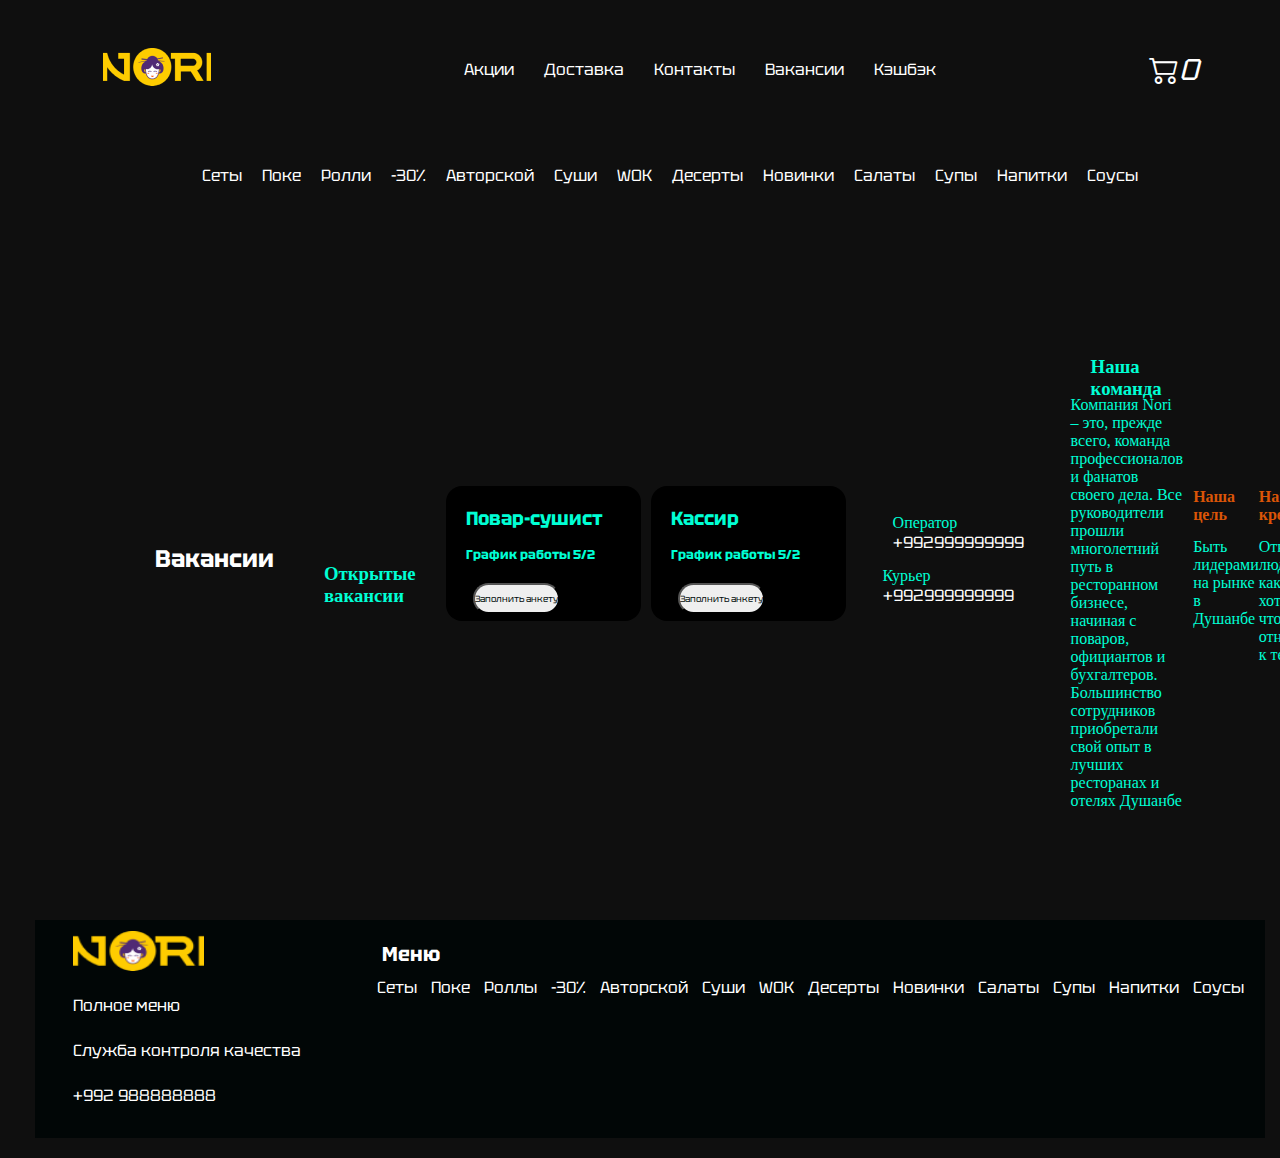
<file: vakansia.html>
<!DOCTYPE html>
<html lang="en">
  <head>
    <meta charset="UTF-8" />
    <meta name="viewport" content="width=device-width, initial-scale=1.0" />
    <link
      rel="stylesheet"
      href="https://cdn.jsdelivr.net/npm/bootstrap-icons@1.10.5/font/bootstrap-icons.css"
    />
    <link rel="stylesheet" href="css/style.css" />
    <title>Document</title>
  </head>
  <body>
    <main class="main">
      <div class="header">
        <div class="header_menu">
          <div class="header_logo">
            <a href="index.html"><img src="img/logo.png" /></a>
          </div>
          <div class="nav_menu">
            <ul>
              <li><a href="#">Акции</a></li>
              <li><a href="#">Доставка</a></li>
              <li><a href="#">Контакты</a></li>
              <li><a href="vakansia.html">Вакансии</a></li>
              <li><a href="#">Кэшбэк</a></li>
            </ul>
          </div>
          <div class="content">
            <i class="bi bi-cart2"><span class="iteam-count">0</span></i>
          </div>
        </div>
      </div>
      <div class="nav">
        <div class="menu-row">
          <ul>
            <li><a href="#">Сеты</a></li>
            <li><a href="#">Поке</a></li>
            <li><a href="#">Ролли</a></li>
            <li><a href="#">-30%</a></li>
            <li><a href="#">Авторской</a></li>
            <li><a href="#">Суши</a></li>
            <li><a href="#">WOK</a></li>
            <li><a href="#">Десерты</a></li>
            <li><a href="#">Новинки</a></li>
            <li><a href="#">Салаты</a></li>
            <li><a href="#">Супы</a></li>
            <li><a href="#">Напитки</a></li>
            <li><a href="#">Соусы</a></li>
          </ul>
        </div>
        <section class="vacansia">
            <h2 class="h2_vak">Вакансии</h2>
            <h3 class="h3_vak" >Открытые вакансии</h3>
            <div class="carta_vakansia">
                <div class="catta_vakasnis">
                    <h5 class="h5_vak">Повар-сушист</h5>
                    <h6 class="h6_vak">График работы 5/2</h6>
                    <button class="button_vak">Заполнить анкету</button>
                </div>
                <div class="catta_vakasnis">
                    <h5 class="h5_vak">Кассир</h5>
                    <h6 class="h6_vak">График работы 5/2</h6>
                    <button class="button_vak">Заполнить анкету</button>
                </div>
            </div>
            <ul class="ul_ank">
                <li class="ul_vak"><p class="p_vak">Оператор</p>
                <span>
                    +992999999999
                </span></li>
                <li><p class="p_vak">Курьер</p>
                <span>
                    +992999999999
                </span></li>
            </ul>
            <div class="naw_in">
             <h3 class="h3_vak">Наша команда</h3>
             <p class="p_vak">Компания Nori – это, прежде всего, команда профессионалов и фанатов своего дела. Все руководители прошли многолетний путь в ресторанном бизнесе, начиная с поваров, официантов и бухгалтеров. Большинство сотрудников приобретали свой опыт в лучших ресторанах и отелях Душанбе</p>
            </div>
            <div class="sel">
                <div class="nawa_s">
                    <h4 class="h4_vak">Наша цель</h4>
                    <p class="p_vak">Быть лидерами на рынке в Душанбе</p>
                </div>
                <div class="nawa_s">
                    <h4 class="h4_vak">Наше кредо</h4>
                    <p class="p_vak">Относись к людям так, как бы ты хотел, чтобы относились к тебе.</p>
                </div>
                <div class="nawa_s">
                    <h4 class="h4_vak">Наша мотивация</h4>
                    <p class="p_vak">Быть лучшим в своем деле.</p>
                </div>
                <div class="nawa_s">
                    <h4 class="h4_vak">Наш девиз</h4>
                    <p class="p_vak">Делай все возможное, чтобы удовлетворить пожелания клиента.</p>
                </div>
                <div class="nawa_s">
                    <h4 class="h4_vak">Наши приоритеты</h4>
                    <p class="p_vak">Сервис, Качество, Скорость.</p>
                </div>
            </div>
            <div class="anket">
                <h2>Заполнить анкету</h2>
                <form>
                    <div class="input_vak">
                    <input type="text"placeholder="ФИО*">
                    <input type="text" placeholder="Возраст*">
                    <input type="text" placeholder="Гражданство*">
                </div>
                <div class="input_vak">
                    <input type="text" placeholder="Адрес*">
                    <input type="text" placeholder="Электронная почта*">
                    <input type="text" placeholder="Телефон*">
                </div>
                <div class="input_vak">
                    <input type="text" placeholder="Место учебы (работы) в настоящее время*">
                    <input type="text" placeholder="Желаемая должность*">
                    <input type="text" placeholder="Когда вы готовы приступить к паботе*">
                </div>
                <input name="submit" class="btn" type="submit" value="Отправить" />
                </form>
            </div>
        </section>
        <footer class="footer">
            <div class="footer_menu">
              <div class="footer_logo">
                <img src="img/logo.png">
                <a href="#">Полное меню</a>
                <a href="#">Служба контроля качества</a>
                <a href="#">+992 988888888</a>
              </div>
              <div class="footer_menu_lisr">
                <h5 class="footer_menu_lits">Меню</h5>
                <a class="footer_menu_item" href="#">Сеты</a>
                <a class="footer_menu_item" href="#">Поке</a>
                <a class="footer_menu_item" href="#">Роллы</a>
                <a class="footer_menu_item" href="#">-30%</a>
                <a class="footer_menu_item" href="#">Авторской</a>
                <a class="footer_menu_item" href="#">Суши</a>
                <a class="footer_menu_item" href="#">WOK</a>
                <a class="footer_menu_item" href="#">Десерты</a>
                <a class="footer_menu_item" href="#">Новинки</a>
                <a class="footer_menu_item" href="#">Салаты</a>
                <a class="footer_menu_item" href="#">Супы</a>
                <a class="footer_menu_item" href="#">Напитки</a>
                <a class="footer_menu_item" href="#">Соусы</a>
          </footer>
    </main>
  </body>
</html>
</file>
<file: css/style.css>
@import url("https://fonts.googleapis.com/css2?family=Be+Vietnam+Pro:wght@400;600;700&family=Caprasimo&family=Lobster&family=Noto+Sans:ital,wght@0,800;1,800&family=Press+Start+2P&family=Roboto:ital,wght@0,100;0,400;1,100;1,300&family=Rubik+Wet+Paint&family=Tektur:wght@400;800&display=swap");

* {
  padding: 0;
  margin: 0;
  box-sizing: border-box;
}

body {
  background-color: #0f0f0f;
}

.main {
  height: 100px;
  margin: 10px;
  padding: 10px 5px 2px;
  display: flex;
  flex-direction: column;
  gap: 10px;
}
main {
  width: 100%;
  height: 100%;
}
header {
  display: flex;
  justify-content: center;
  align-items: center;
  margin: 5%;
}
a {
  color: white;
  text-decoration: none;
  font-family: "Be Vietnam Pro", sans-serif;
  font-family: "Caprasimo", cursive;
  font-family: "Lobster", cursive;
  font-family: "Noto Sans", sans-serif;
  font-family: "Press Start 2P", cursive;
  font-family: "Roboto", sans-serif;
  font-family: "Rubik Wet Paint", cursive;
  font-family: "Tektur", cursive;
}
a:hover {
  color: chartreuse;
}

.header_menu {
  display: flex;
  justify-content: space-around;
  align-items: center;
}

li {
  text-align: none;
}
.nav_menu {
  padding: 9px;
  margin: 14px;
}
.nav {
  padding: 20px;
}

.nav_menu ul {
  display: flex;
  justify-content: center;
}

.nav_menu ul a {
  margin: 15px;
}

.section_img img {
  width: 400px;
  height: 400px;
  margin-left: 400px;
}

section {
  display: flex;
  justify-content: space-around;
  align-items: center;
}

.menu-row ul {
  display: flex;
  align-items: center;
  justify-content: center;
}
.menu-row ul a {
  margin: 10px;
}

li {
  list-style: none;
}

dl,
ol,
p,
ul {
  margin-top: 0;
  margin-bottom: 0;
}

ul {
  display: block;
  list-style-type: disc;
  margin-block-start: 1em;
  margin-block-end: 1em;
  margin-inline-start: 0px;
  margin-inline-end: 0px;
  padding-inline-start: 40px;
}

.carta_product {
  background-color: black;
  border-radius: 13px;
  width: 351px;
  height: 427px;
  padding: 17px;
}

h5 {
  color: white;
  font-family: "Be Vietnam Pro", sans-serif;
  font-family: "Caprasimo", cursive;
  font-family: "Lobster", cursive;
  font-family: "Noto Sans", sans-serif;
  font-family: "Press Start 2P", cursive;
  font-family: "Roboto", sans-serif;
  font-family: "Rubik Wet Paint", cursive;
  font-family: "Tektur", cursive;
}

h2 {
  color: white;
  font-family: "Be Vietnam Pro", sans-serif;
  font-family: "Caprasimo", cursive;
  font-family: "Lobster", cursive;
  font-family: "Noto Sans", sans-serif;
  font-family: "Press Start 2P", cursive;
  font-family: "Roboto", sans-serif;
  font-family: "Rubik Wet Paint", cursive;
  font-family: "Tektur", cursive;
}

span {
  color: white;
  font-family: "Be Vietnam Pro", sans-serif;
  font-family: "Caprasimo", cursive;
  font-family: "Lobster", cursive;
  font-family: "Noto Sans", sans-serif;
  font-family: "Press Start 2P", cursive;
  font-family: "Roboto", sans-serif;
  font-family: "Rubik Wet Paint", cursive;
  font-family: "Tektur", cursive;
}

.product_name_product {
  display: flex;
  align-items: flex-start;
  font-size: 19px;
  margin-top: 15px;
}

.product_h5 {
  display: flex;
  margin-top: 30px;
  font-size: 20px;
  align-items: flex-start;
}
.product_sena {
  display: flex;
  align-items: flex-start;
  font-size: 19px;
  margin-top: 18px;
}

.product_carta {
  display: flex;
  gap: 40px;
  margin: 15px;
}

span {
  color: #ffffff;
}

.product_name_product {
  color: white;
}

.product_name {
  margin-left: 32px;
}

.slider {
  width: 1100px;
  height: 400px;
  overflow: hidden;
}
.middle {
  position: absolute;
}

.navigation {
  position: absolute;
  bottom: 16px;
  left: 50%;
  transform: translateX(-50%);
  display: flex;
}

.bar {
  height: 8px;
  width: 30px;
  margin: 6px;
  cursor: pointer;
  background-color: #ddd;
  opacity: 0.7;
  border-radius: 10px;
  transition: all 0.4s ease;
}
.bar:hover {
  opacity: 1;
  transform: scale(1.1);
}

input[name="r"] {
  position: absolute;
  visibility: hidden;
}

.slides {
  width: 400%;
  height: 100%;
  display: flex;
}
.slide {
  width: 25%;
  transition: all 0.6s ease;
}

.slide img {
  width: 100%;
  height: 100%;
  display: flex;
}

#r1:checked ~ .s1 {
  margin-left: 0;
}
#r2:checked ~ .s1 {
  margin-left: -25%;
}
#r3:checked ~ .s1 {
  margin-left: -50%;
}
#r4:checked ~ .s1 {
  margin-left: -75%;
}

nav {
  margin: 175px;
  padding: 20px;
  display: flex;
  justify-content: center;
  align-items: center;
}

.footer_menu {
  display: flex;
  justify-content: space-around;
  width: 100%;
  height: 217px;
  margin-left: 22px;
}

.footer {
  background-color: rgb(1, 6, 6);
  width: 100%;
  height: 218px;
  display: flex;
  justify-content: center;
  align-items: center;
}

.footer_logo {
  display: flex;
  flex-direction: column;
  padding: 10px;
  gap: 24px;
}

.footer_logo img {
  width: 131px;
  height: 40px;
}
.footer_menu_lisr {
  padding: 10px;
  margin-left: 40px;
  gap: 10px;
}
.footer_menu_lits {
  font-size: 20px;
  padding: 10px;
}

.footer_menu_item {
  margin: 5px;
  margin-top: 18px;
}

.container {
  display: flex;
  justify-content: center;
  align-items: center;
  align-content: center;
  flex-wrap: wrap;
  width: 80vw;
  margin: 0 auto;
  min-height: 100vh;
}
.glow-on-hover {
  width: 137px;
  height: 50px;
  border: none;
  outline: none;
  color: #fff;
  background: #111;
  cursor: pointer;
  position: relative;
  z-index: 0;
  border-radius: 10px;
  font-family: "Be Vietnam Pro", sans-serif;
  font-family: "Caprasimo", cursive;
  font-family: "Lobster", cursive;
  font-family: "Noto Sans", sans-serif;
  font-family: "Press Start 2P", cursive;
  font-family: "Roboto", sans-serif;
  font-family: "Rubik Wet Paint", cursive;
  font-family: "Tektur", cursive;
  font-size: 23px;
}

.glow-on-hover:before {
  content: "";
  background: linear-gradient(
    45deg,
    #ff0000,
    #ff7300,
    #fffb00,
    #48ff00,
    #00ffd5,
    #002bff,
    #7a00ff,
    #ff00c8,
    #ff0000
  );
  position: absolute;
  top: -2px;
  left: -2px;
  background-size: 400%;
  z-index: -1;
  filter: blur(5px);
  width: calc(100% + 4px);
  height: calc(100% + 4px);
  animation: glowing 20s linear infinite;
  opacity: 0;
  transition: opacity 0.3s ease-in-out;
  border-radius: 10px;
}

.glow-on-hover:active {
  color: #000;
}

.glow-on-hover:active:after {
  background: transparent;
}

.glow-on-hover:hover:before {
  opacity: 1;
}

.glow-on-hover:after {
  z-index: -1;
  content: "";
  position: absolute;
  width: 100%;
  height: 100%;
  background: #111;
  left: 0;
  top: 0;
  border-radius: 10px;
}

@keyframes glowing {
  0% {
    background-position: 0 0;
  }
  50% {
    background-position: 400% 0;
  }
  100% {
    background-position: 0 0;
  }
}

.product_carta button {
  margin-top: 22px;
  margin-left: 164px;
  display: flex;
  justify-content: space-around;
  align-items: center;
}

.carta_product img {
  margin-left: 23px;
}

.bi {
  font-size: 30px;
  border: none;
  outline: none;
  color: rgb(255, 255, 255);
  cursor: pointer;
  position: relative;
  z-index: 0;

  font-family: Tektur, cursive;
}

.bi:hover {
  color: #48ff00;
}

.content {
  display: flex;
}

.iteam-count:hover {
  color: #48ff00;
}

.vacansia {
  margin: 10px;
  gap: 10px;
}
.h2_vak {
  margin: 20px;
  height: 20px;
  gap: 20px;
}
.h3_vak {
  margin: 20px;
  height: 20px;
  color: #00ffd5;
}

.catta_vakasnis {
  border-radius: 16px;
  width: 195px;
  height: 135px;
  background-color: #000;
  font-family: "Be Vietnam Pro", sans-serif;
  font-family: "Caprasimo", cursive;
  font-family: "Lobster", cursive;
  font-family: "Noto Sans", sans-serif;
  font-family: "Press Start 2P", cursive;
  font-family: "Roboto", sans-serif;
  font-family: "Rubik Wet Paint", cursive;
  font-family: "Tektur", cursive;
  font-size: 23px;
}

.h6_vak {
  color: #00ffd5;
  margin: 20px;
  height: 13px;
  font-size: 13px;
}

.h5_vak {
  color: #00ffd5;
  margin: 20px;
  height: 20px;
}

.button_vak {
  color: #010c0b;
  margin-left: 27px;
  height: 31px;
  margin-right: 38px;
  border-radius: 19px;
  font-family: "Be Vietnam Pro", sans-serif;
  font-family: "Caprasimo", cursive;
  font-family: "Lobster", cursive;
  font-family: "Noto Sans", sans-serif;
  font-family: "Press Start 2P", cursive;
  font-family: "Roboto", sans-serif;
  font-family: "Rubik Wet Paint", cursive;
  font-family: "Tektur", cursive;
  font-size: 9px;
}

.button_vak:hover {
  background-color: #48ff00;
}

.carta_vakansia {
  display: flex;
  gap: 10px;
}

.vacansia {
  margin: 100px;
}

.sel {
  display: flex;
  gap: 10;
}

.ul_ank {
  margin: 17px;
  height: 126px;
  padding: 10px;
}

.p_vak {
  color: #00ffd5;
  margin-top: 14px;
}
.ul_vak {
  margin: 10px;
}

.h3_vak {
  color: #00ffd5;
  margin-top: 60px;
}

.sel {
  margin-top: 46px;
}

.h4_vak {
  color: #db5507;
}

.p_val {
  color: #00ffd5;
  margin-top: 46px;
}

.nawa_s {
  gap: 10px;
}
.anket {
  margin-top: 16px;
  gap: 10px;
}
.input_vak input {
  background-color: #390217;
  margin: 10px;
  border-radius: 10px;
  padding-right: 78px;
  height: 32px;
  text-align: justify;
  padding-left: 11px;
  font-family: "Be Vietnam Pro", sans-serif;
  font-family: "Caprasimo", cursive;
  font-family: "Lobster", cursive;
  font-family: "Noto Sans", sans-serif;
  font-family: "Press Start 2P", cursive;
  font-family: "Roboto", sans-serif;
  font-family: "Rubik Wet Paint", cursive;
  font-family: "Tektur", cursive;
  font-size: 10px;
}
input text {
  margin: 100%;
}

.insa {
  display: flex;
  margin: 30px;
  gap: 10px;
}

.carta {
  justify-content: flex-start;
}

.slide img {
  width: 100%;
  height: 100%;
}
.product_carta .bi {
  display: flex;
  justify-content: center;
  align-items: center;
  font-size: 50px;
}

.carta_product:hover {
  color: #48ff00;
}
</file>
